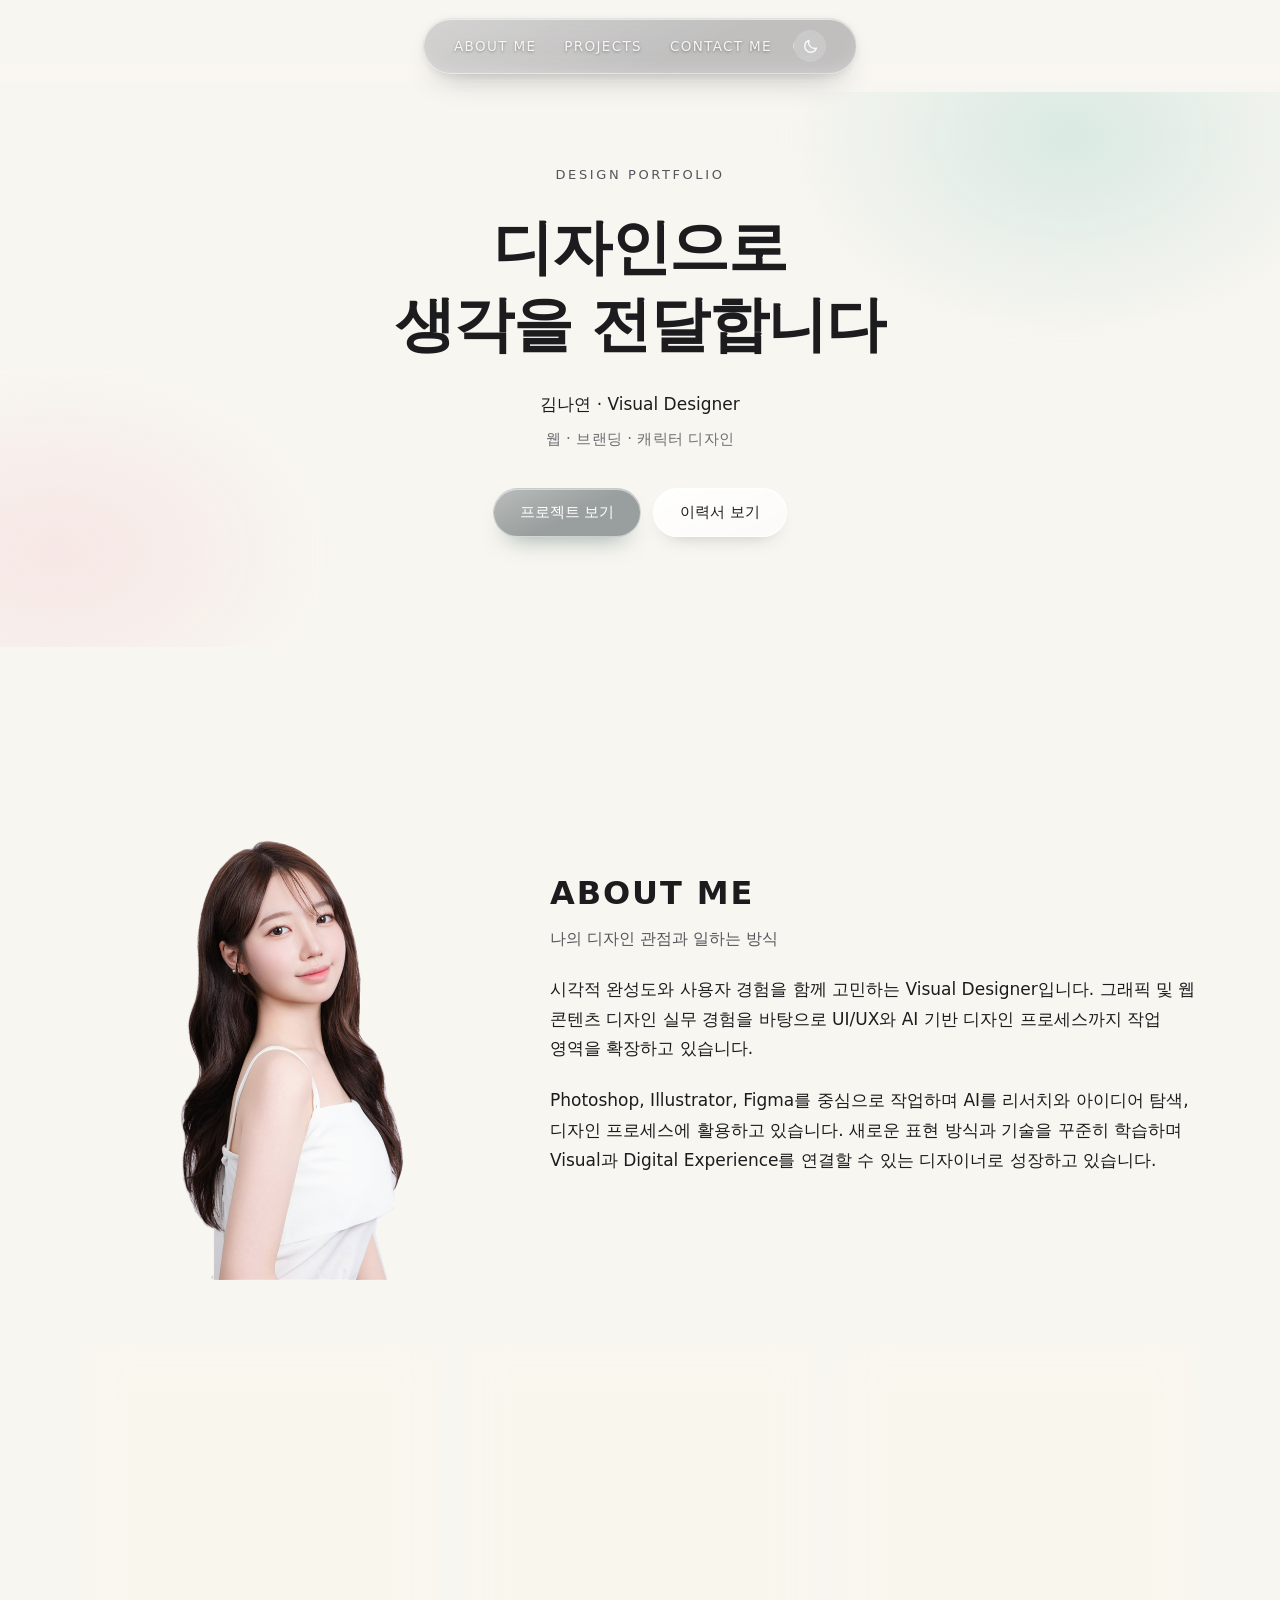
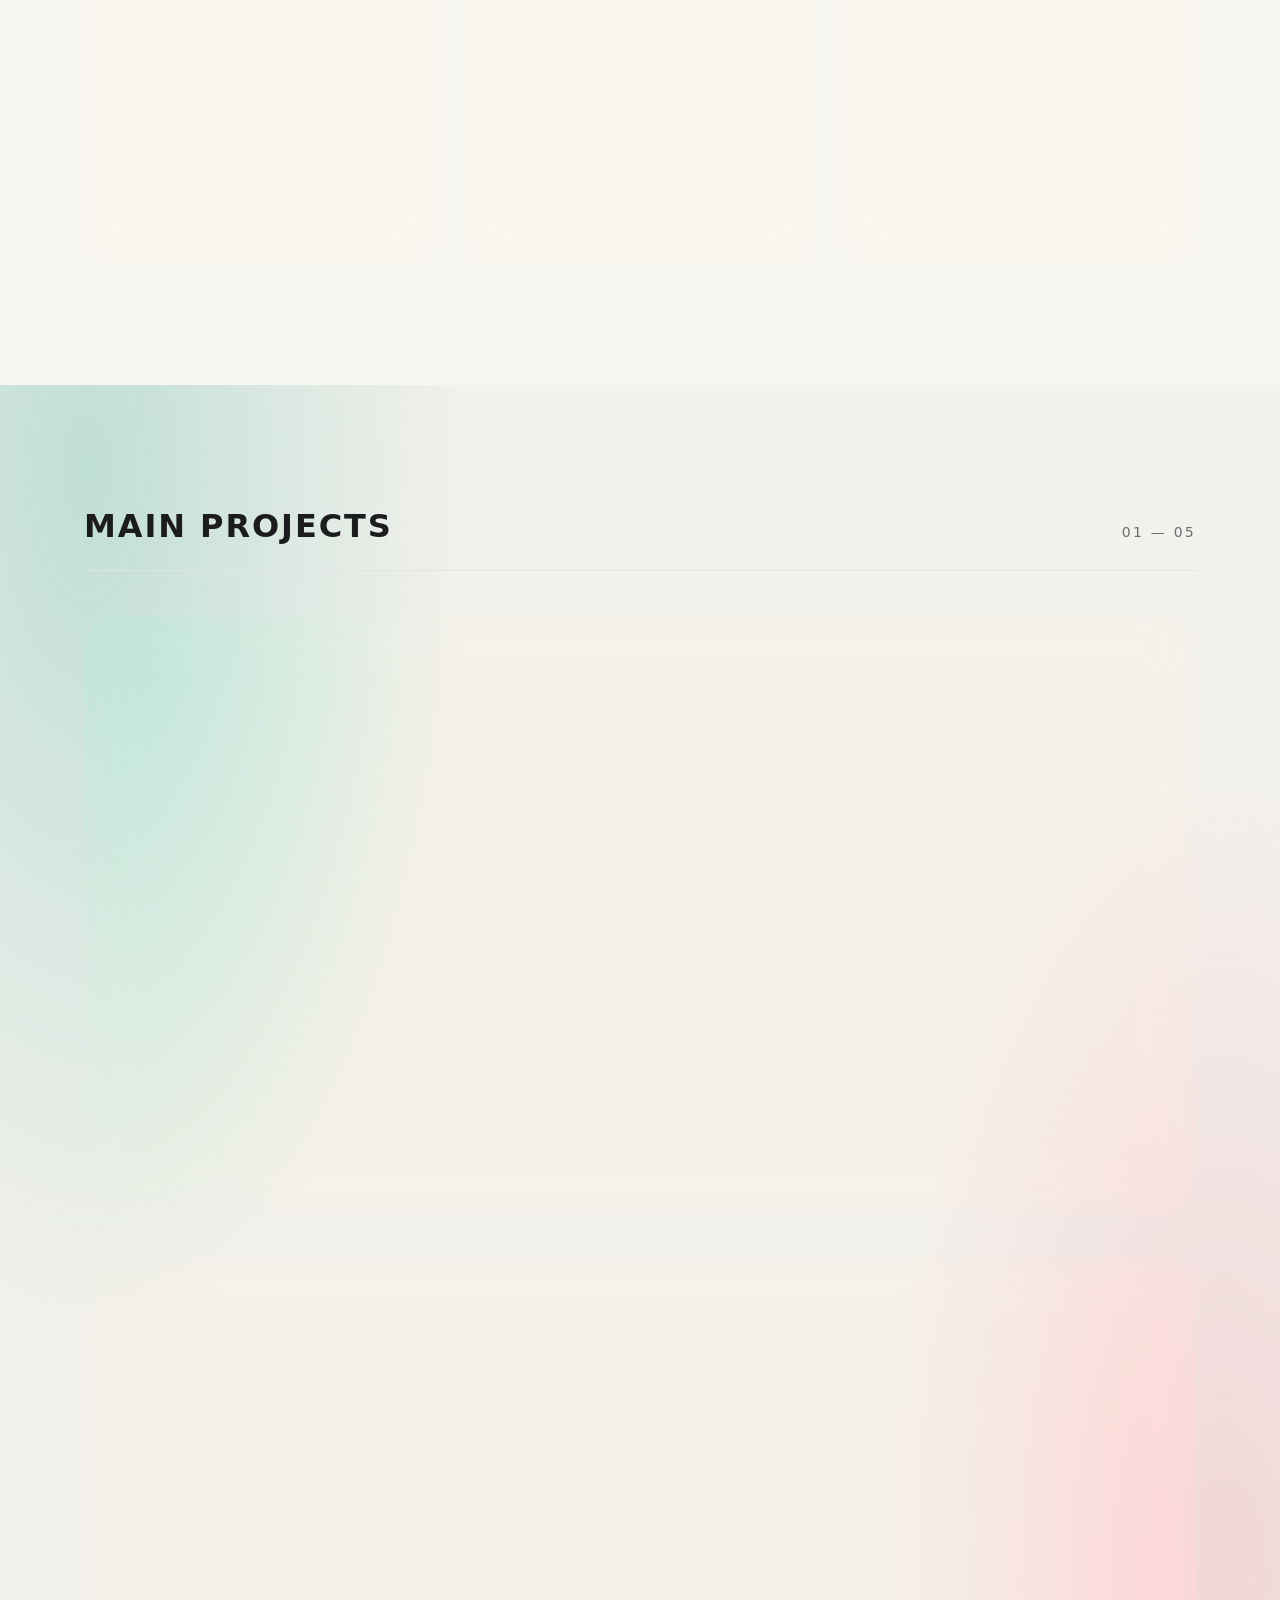
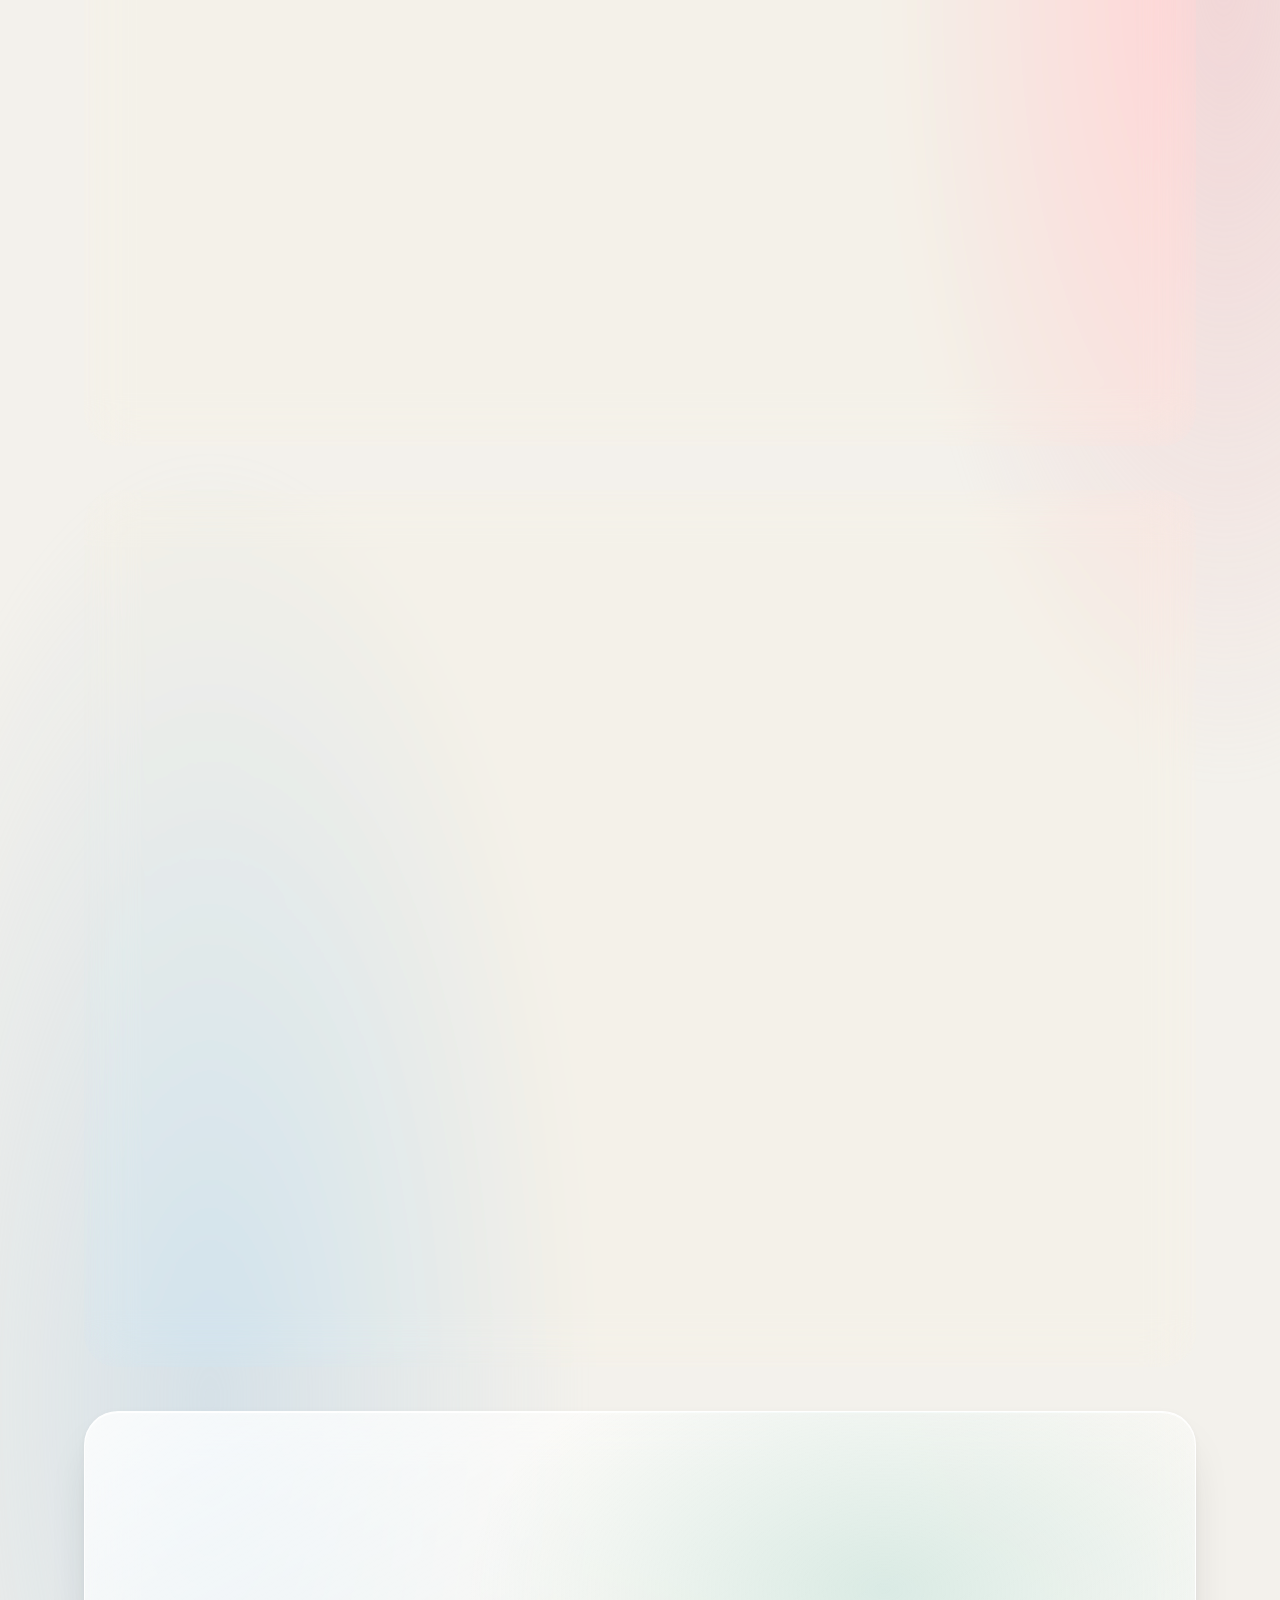
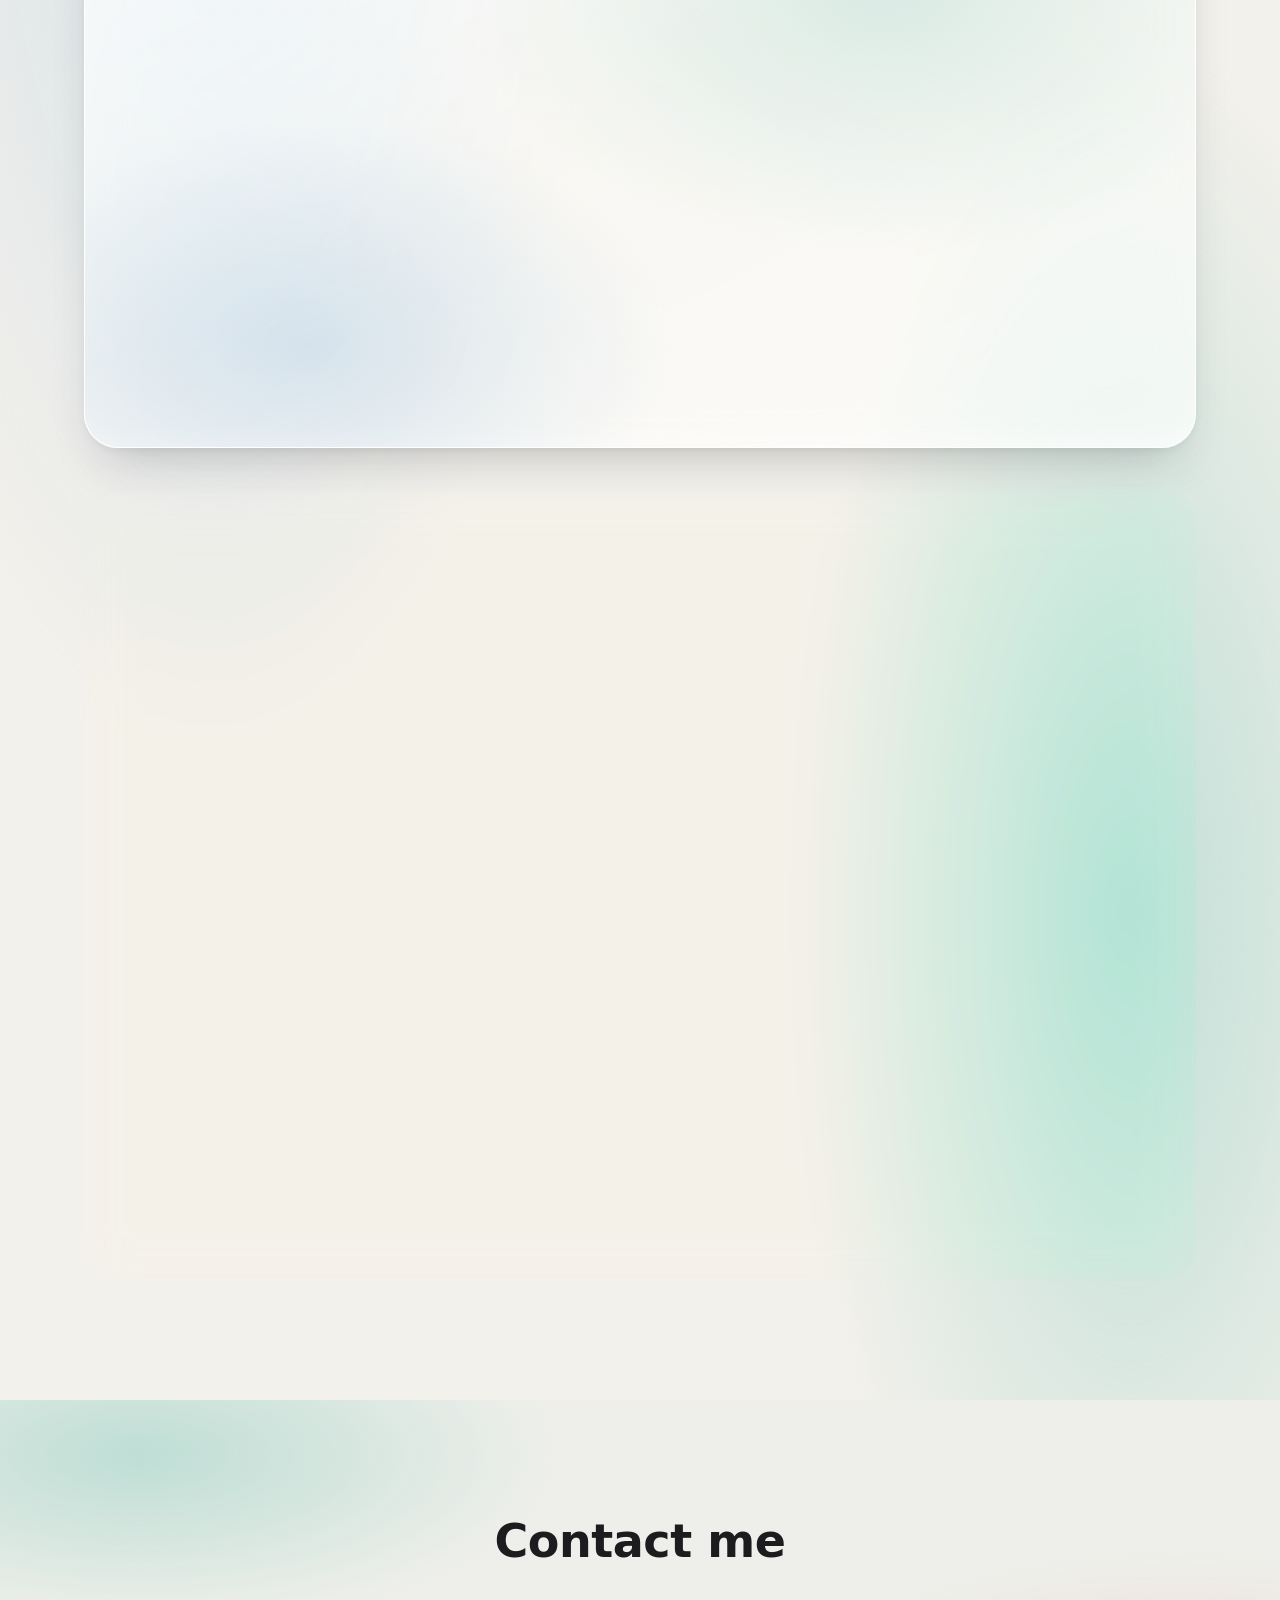
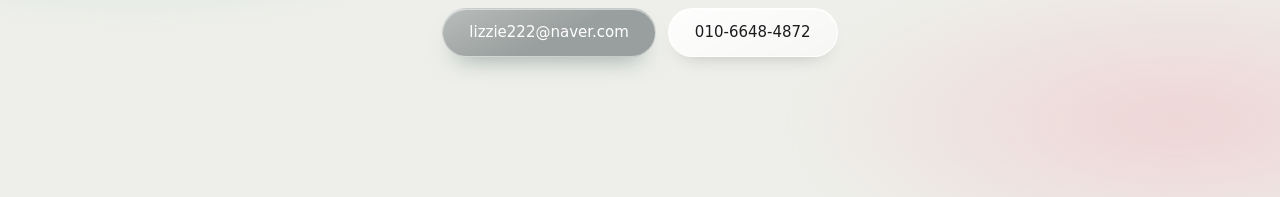
<file: index.html>
<!DOCTYPE html>
<html lang="ko">
<head>
<meta charset="UTF-8">
<meta name="viewport" content="width=device-width, initial-scale=1">
<title>PORTFOLIO — 디자인 포트폴리오</title>
<meta name="description" content="웹 · 브랜딩 · 캐릭터 디자인 포트폴리오">
<!-- 링크 공유 미리보기 (카카오톡 · 메신저 · SNS) -->
<meta property="og:type" content="website">
<meta property="og:url" content="https://portfolio-rouge-nine-88.vercel.app/">
<meta property="og:title" content="김나연 디자인 포트폴리오">
<meta property="og:description" content="디자인으로 생각을 전달합니다 · 웹 · 브랜딩 · 캐릭터 디자인">
<meta property="og:image" content="https://portfolio-rouge-nine-88.vercel.app/images/og-image.jpg">
<meta property="og:image:width" content="1200">
<meta property="og:image:height" content="630">
<meta property="og:image:alt" content="디자인으로 생각을 전달합니다 — 김나연 Visual Designer">
<meta name="twitter:card" content="summary_large_image">
<link rel="stylesheet" href="styles.css">
<script src="theme.js"></script>
</head>
<body>

<!--
  ============================================================
  교체 안내 (자료를 받은 뒤 여기만 고치면 됩니다)
  ------------------------------------------------------------
  1) 이미지  : <div class="ph ...">...</div> 블록을 아래 형태로 교체
               <img class="ph-img" src="images/파일명.jpg" alt="설명">
  2) 텍스트  : class="tbd" 가 붙은 글자가 아직 미정인 자리입니다.
  3) 링크    : <button class="btn btn--pending" disabled> 를 아래로 교체
               <a class="btn btn--line" href="주소" target="_blank" rel="noopener noreferrer">이름</a>
  4) 색·간격 : styles.css 맨 위 :root 변수에서 한 번에 조정
  ============================================================
-->

<a class="skip" href="#main">본문으로 건너뛰기</a>

<!-- ===== 헤더 ===== -->
<header class="header">
  <nav class="header__bar" aria-label="주요 메뉴">
    <ul class="header__menu">
      <li><a href="#about">ABOUT ME</a></li>
      <li class="has-sub">
        <a href="#projects">PROJECTS</a>
        <ul class="submenu">
          <li><a href="#projects">MAIN PROJECT</a></li>
          <li><a href="sub-projects.html">SUB PROJECT</a></li>
        </ul>
      </li>
      <li><a href="#contact">CONTACT ME</a></li>
    </ul>
    <!-- 다크 모드 켜기/끄기 (동작은 theme.js) -->
    <button class="theme-toggle" type="button" data-theme-toggle aria-pressed="false" aria-label="다크 모드로 전환">
      <svg class="theme-toggle__moon" viewBox="0 0 24 24" aria-hidden="true"><path d="M20.5 14.2A8.5 8.5 0 0 1 9.8 3.5a8.5 8.5 0 1 0 10.7 10.7z"/></svg>
      <svg class="theme-toggle__sun" viewBox="0 0 24 24" aria-hidden="true"><circle cx="12" cy="12" r="4.2"/><path d="M12 2v2.4M12 19.6V22M2 12h2.4M19.6 12H22M4.9 4.9l1.7 1.7M17.4 17.4l1.7 1.7M4.9 19.1l1.7-1.7M17.4 6.6l1.7-1.7"/></svg>
    </button>
  </nav>
</header>

<main id="main">

  <!-- ===== 첫 화면 ===== -->
  <section class="hero" id="top">
    <div class="wrap hero__inner">
      <div class="hero__text">
        <p class="eyebrow">DESIGN PORTFOLIO</p>
        <h1 class="hero__title">디자인으로<br>생각을 전달합니다</h1>
        <p class="hero__name">김나연 · Visual Designer</p>
        <p class="hero__field">웹 · 브랜딩 · 캐릭터 디자인</p>
        <div class="btns btns--center">
          <a class="btn btn--solid" href="#projects">프로젝트 보기</a>
          <!-- 이력서 이미지는 images/resume.jpg — 파일만 바꾸면 그대로 반영됩니다 -->
          <button class="btn btn--line" type="button" data-resume-open>이력서 보기</button>
        </div>
      </div>
    </div>
  </section>

  <!-- ===== ABOUT ME ===== -->
  <section class="about section" id="about">
    <div class="wrap">
      <div class="about__top">
        <img class="ph-img ph-img--profile" src="images/profile.png" alt="디자이너 김나연 프로필 사진">
        <div class="about__text">
          <h2 class="section__title">ABOUT ME</h2>
          <p class="section__lead">나의 디자인 관점과 일하는 방식</p>
          <p class="about__body">시각적 완성도와 사용자 경험을 함께 고민하는 Visual Designer입니다. 그래픽 및 웹 콘텐츠 디자인 실무 경험을 바탕으로 UI/UX와 AI 기반 디자인 프로세스까지 작업 영역을 확장하고 있습니다.</p>
          <p class="about__body">Photoshop, Illustrator, Figma를 중심으로 작업하며 AI를 리서치와 아이디어 탐색, 디자인 프로세스에 활용하고 있습니다. 새로운 표현 방식과 기술을 꾸준히 학습하며 Visual과 Digital Experience를 연결할 수 있는 디자이너로 성장하고 있습니다.</p>
        </div>
      </div>

      <div class="about__grid">
        <div class="card card--info">
          <h3>EXPERIENCE</h3>
          <dl class="info-list">
            <div>
              <dt>2026.07 — 2026.09</dt>
              <dd>커넥트나비 / Blog Design · Marketing<span>네이버 블로그 관리 및 홈페이지형 블로그 디자인 담당</span></dd>
            </div>
            <div>
              <dt>2026.08</dt>
              <dd>오트모브 / 자사 쇼핑몰 제작 및 브랜딩<span>쇼핑몰 제작 및 브랜딩 업무 외주</span></dd>
            </div>
            <div>
              <dt>2025.10</dt>
              <dd>(주)ICMN / 로고 디자인 외주<span>정신건강사례관리시스템 관리자 페이지 로고 디자인</span></dd>
            </div>
            <div>
              <dt>2025.08</dt>
              <dd>지금조개 / 디자인 외주<span>메뉴판 디자인 및 POP 디자인</span></dd>
            </div>
            <div>
              <dt>2021 — 2026</dt>
              <dd>동명대학교 시각디자인학과 학사</dd>
            </div>
          </dl>
        </div>
        <div class="card card--info">
          <h3>AWARDS</h3>
          <dl class="info-list">
            <div>
              <dt>2024</dt>
              <dd>초광역 GPT-AI 활용 창업경진대회<span>은상 수상</span></dd>
            </div>
          </dl>

          <h3 class="card__sub">LICENSE</h3>
          <dl class="info-list">
            <div>
              <dt>2026.11</dt>
              <dd><div class="info-list__row">ACP 일러스트레이션 <span class="info-list__tag">취득 예정</span></div></dd>
            </div>
            <div>
              <dt>2026.11</dt>
              <dd><div class="info-list__row">ACP 포토샵 <span class="info-list__tag">취득 예정</span></div></dd>
            </div>
            <div>
              <dt>2024.09</dt>
              <dd><div class="info-list__row">프롬프트디자이너 <a class="btn btn--gray btn--sm" href="images/license-prompt-designer.jpg" target="_blank" rel="noopener noreferrer" aria-label="프롬프트디자이너 자격증 보기">보기</a></div><span>민간 자격증</span></dd>
            </div>
          </dl>
        </div>
        <div class="card card--info">
          <h3>TOOLS</h3>
          <ul class="tool-list">
            <li>Adobe Photoshop</li>
            <li>Adobe Illustrator</li>
            <li>Figma</li>
            <li>Visual Studio (HTML, CSS)</li>
            <li>AI Tools — Midjourney · Claude Code · ChatGPT · Runway</li>
          </ul>
        </div>
      </div>
    </div>
  </section>

  <!-- ===== PROJECTS ===== -->
  <section class="projects section" id="projects">
    <div class="wrap">
      <div class="projects__head">
        <h2 class="section__title">MAIN PROJECTS</h2>
        <p class="projects__range">01 — 05</p>
      </div>

      <!-- 프로젝트 01 -->
      <article class="project">
        <div class="project__media">
          <img class="ph-img" src="images/oatmauve.jpg" alt="오트모브 홈페이지 메인 화면">
        </div>
        <div class="project__body">
          <p class="project__num">01</p>
          <h3 class="project__title">오트모브 홈페이지 제작</h3>
          <p class="project__sub">WEB DESIGN / OATMAUVE</p>
          <dl class="meta">
            <div><dt>제작 기간</dt><dd>2026.08</dd></div>
            <div><dt>담당 역할</dt><dd>자사 쇼핑몰 제작 및 브랜딩 (외주)</dd></div>
            <div><dt>사용 도구</dt><dd>Photoshop · Illustrator · HTML/CSS · Claude AI</dd></div>
          </dl>
          <div class="block">
            <h4>프로젝트 개요</h4>
            <p>오트모브 홈페이지의 기획과 디자인 과정을 소개하는 프로젝트입니다. 자사 쇼핑몰 제작과 브랜딩 업무를 외주로 담당했습니다.</p>
          </div>
          <div class="block">
            <h4>디자인 과정</h4>
            <p>카페24를 기반으로 HTML과 Claude AI를 이용해서 쇼핑몰을 구축하고 클라이언트가 원하는 스타일 방향으로 제작하게 되었습니다.</p>
          </div>
          <div class="btns">
            <a class="btn btn--line" href="https://oatmauve.kr/" target="_blank" rel="noopener noreferrer">사이트 보기</a>
          </div>
        </div>
      </article>

      <!-- 프로젝트 02 -->
      <article class="project">
        <div class="project__media">
          <img class="ph-img" src="images/memolife.jpg" alt="메모라이프 앱 대표 이미지">
        </div>
        <div class="project__body">
          <p class="project__num">02</p>
          <h3 class="project__title">메모라이프</h3>
          <p class="project__sub">메모+일정+가계+AI 서비스</p>
          <dl class="meta">
            <div><dt>제작 기간</dt><dd>2026.09 — 2026.10</dd></div>
            <div><dt>담당 역할</dt><dd>기획 및 디자인, 구현</dd></div>
            <div><dt>사용 도구</dt><dd>Illustrator · VS Code · Photoshop · Claude Code</dd></div>
          </dl>
          <div class="block">
            <h4>프로젝트 개요</h4>
            <p>SBS 컴퓨터학원 수업 중 나만의 앱을 만드는 과정이 있었습니다. 과제를 진행하면서 메모, 가계부, 캘린더를 한 번에 사용하면 편리하겠다는 생각이 들었고, 시중에서 비슷한 앱을 찾아보았지만 없다고 판단해 제작하게 되었습니다. 하지만 실제로 사용해 보니 하나하나 일일이 작성하기 번거롭다는 결론이 나왔고, 2차 버전을 만들어 AI 기능을 추가했습니다.</p>
          </div>
          <div class="block">
            <h4>디자인 과정</h4>
            <p>메모, 가계부, 일정 이 세 가지의 공통점은 결국 기록한다는 의미를 가지고 있습니다. 이를 직관적인 이미지로 보여주고 싶어 노트 모양의 심볼 아이콘을 제작했고, 전반적으로 분홍과 보라 계열을 사용해 소비자에게 친숙하면서도 미래지향적인 이미지를 부각하도록 디자인하게 되었습니다.</p>
          </div>
          <div class="btns">
            <a class="btn btn--line" href="https://memolife-hazel.vercel.app/" target="_blank" rel="noopener noreferrer">사이트 보기</a>
            <a class="btn btn--line" href="docs/memolife-plan.pdf" target="_blank" rel="noopener noreferrer">기획서 보기</a>
          </div>
        </div>
      </article>

      <!-- 프로젝트 03 -->
      <article class="project">
        <div class="project__media">
          <img class="ph-img" src="images/picc.jpg" alt="Personal Image Creative Collect 수상 포트폴리오 표지">
        </div>
        <div class="project__body">
          <p class="project__num">03</p>
          <h3 class="project__title">
            2024 초광역 GPT-AI 활용 창업경진대회
            <span class="badge">은상 수상</span>
          </h3>
          <p class="project__sub">수상 포트폴리오</p>
          <dl class="meta">
            <div><dt>제작 기간</dt><dd>2024.07 (1일)</dd></div>
            <div><dt>담당 역할</dt><dd>기획 및 디자인</dd></div>
            <div><dt>사용 도구</dt><dd>Illustrator · ChatGPT · 뤼튼 · Copilot · Gamma AI · Canva AI · Remove.bg · LogoMaster AI</dd></div>
          </dl>
          <div class="block">
            <h4>프로젝트 개요</h4>
            <p>PICC (Personal Image Creative Collect)는 유튜브나 틱톡, 인스타그램을 보다가 마음에 드는 제품을 발견했을 때, 캡처한 이미지로 제품 정보를 찾을 수 있도록 기획한 AI 쇼핑 서비스입니다. 제품을 따로 검색해야 하는 불편함을 줄이고, 이미지 분석을 통해 제품 정보와 구매 링크, 비슷한 상품 등을 빠르게 확인할 수 있도록 구성했습니다. 여기에 가격 추적과 할인 알림, AR 기능 등을 더해 편리한 쇼핑 경험을 제공하고자 했습니다.</p>
          </div>
          <div class="block">
            <h4>디자인 과정</h4>
            <p>평소 숏폼이나 SNS에서 제품을 발견한 뒤 상품 정보를 다시 검색해야 하는 과정에서 아이디어를 시작했습니다. 특히 영상 콘텐츠 이용이 많은 MZ세대를 주요 사용자로 설정하고, 시장과 비슷한 서비스를 조사한 뒤 필요한 기능을 정리했습니다.</p>
          </div>
          <div class="btns">
            <a class="btn btn--line" href="docs/picc-portfolio.pdf" target="_blank" rel="noopener noreferrer">포트폴리오 보기</a>
            <a class="btn btn--line" href="images/award-picc.jpg" target="_blank" rel="noopener noreferrer">수상증명 보기</a>
          </div>
        </div>
      </article>

      <!-- 프로젝트 04 -->
      <article class="project">
        <div class="project__media">
          <video class="ph-img ph-img--poster" src="images/ownit.mp4" poster="images/ownit.jpg" autoplay muted loop playsinline aria-label="OWNIT 브랜드 영상"></video>
        </div>
        <div class="project__body">
          <p class="project__num">04</p>
          <h3 class="project__title">OWNIT 브랜딩 졸업작품</h3>
          <dl class="meta">
            <div><dt>제작 기간</dt><dd>2025 졸업작품</dd></div>
          </dl>
          <div class="block">
            <h4>프로젝트 개요</h4>
            <p>OWNIT(온잇)은 힙합의 자유로움과 럭셔리 감각을 결합한 하이엔드 스트릿웨어 패션 브랜드를 만든 브랜딩 디자인 프로젝트입니다. 고대 그리스 로마 신화 같은 고풍스러운 이야기와 레트로 콘셉트가 만나면 어떤 느낌일까 하는 단순한 상상에서 출발해, 졸업작품으로 제작했습니다.</p>
          </div>
          <div class="block">
            <h4>디자인 과정</h4>
            <p>컨셉: 그리스·로마 신화가 브랜드 이념과 잘 맞는다고 보고, 신화 속 인물을 각 키워드의 상징으로 삼아 의류 그래픽으로 표현했습니다.<br>
            결과물: 심볼·타이포 로고, 색상 체계, 신화 캐릭터 일러스트 4종, 의류와 패키지 목업입니다.</p>
          </div>
          <div class="btns">
            <a class="btn btn--line" href="images/ownit-exhibition.jpg" target="_blank" rel="noopener noreferrer">작업물 보기</a>
            <a class="btn btn--line" href="docs/ownit-plan.pdf" target="_blank" rel="noopener noreferrer">기획서 보기</a>
          </div>
        </div>
      </article>

      <!-- 프로젝트 05 -->
      <article class="project">
        <div class="project__media">
          <img class="ph-img ph-img--poster" src="images/cyions.jpg" alt="사이버범죄 예방 공익광고 캐릭터 사이언즈 포스터">
        </div>
        <div class="project__body">
          <p class="project__num">05</p>
          <h3 class="project__title">
            사이버범죄 예방
            <span class="badge">팀 프로젝트</span>
          </h3>
          <p class="project__sub">공익광고 캐릭터 기획</p>
          <dl class="meta">
            <div><dt>제작 기간</dt><dd>2024.04 — 2024.06</dd></div>
            <div><dt>담당 역할</dt><dd>팀장 (기획 총괄 및 브랜딩, 제작)</dd></div>
            <div><dt>사용 도구</dt><dd>Photoshop · Illustrator · Midjourney</dd></div>
          </dl>
          <div class="block">
            <h4>프로젝트 개요</h4>
            <p>CYIONS : Cyber Safety Keeper는 2024 캡스톤 디자인으로 진행한 <strong>사이버 범죄 예방 공익광고 프로젝트</strong>입니다. 다양한 사이버 범죄 유형을 개성 있는 캐릭터로 시각화하여 어려운 공익 메시지를 친근하고 직관적으로 전달하고자 했습니다. 캐릭터를 중심으로 <strong>포스터, SNS 콘텐츠, 신고 안내, 굿즈</strong> 등 다양한 매체로 확장해 사이버 범죄에 대한 경각심과 예방 행동을 유도했습니다.</p>
          </div>
          <div class="block">
            <h4>디자인 과정</h4>
            <p>사이버 범죄라는 무거운 주제를 친근하게 전달하기 위해 ‘캐치! 티니핑’과 ‘파워퍼프걸’의 캐릭터 구성 방식을 레퍼런스로 설정해 기획했습니다. 각 사이버 범죄 유형에 맞춰 캐릭터별 성격·역할·컬러·외형을 차별화하고, 캐릭터 디자인을 중심으로 포스터, SNS 콘텐츠, 굿즈 등 다양한 매체에 적용할 수 있는 공익광고 캠페인으로 확장했습니다.</p>
          </div>
          <div class="btns">
            <a class="btn btn--line" href="docs/cyions-plan.pdf" target="_blank" rel="noopener noreferrer">판넬 보기</a>
          </div>
        </div>
      </article>

    </div>
  </section>

  <!-- ===== 하단 연락처 ===== -->
  <section class="contact" id="contact">
    <div class="wrap contact__inner">
      <h2 class="contact__title">Contact me</h2>
      <div class="btns btns--center">
        <a class="btn btn--solid" href="mailto:lizzie222@naver.com">lizzie222@naver.com</a>
        <a class="btn btn--line" href="tel:01066484872">010-6648-4872</a>
      </div>
    </div>
  </section>

</main>

<!-- 이력서 보기 창 -->
<div class="resume" id="resume" role="dialog" aria-modal="true" aria-label="이력서" hidden>
  <div class="resume__backdrop" data-resume-close></div>
  <div class="resume__panel">
    <div class="resume__tools">
      <!-- 휴대폰에서만 보이는 확대 버튼 (이력서를 탭해도 확대/축소됩니다) -->
      <button class="resume__zoom" type="button" data-resume-zoom aria-pressed="false">
        <span data-resume-zoom-label>크게 보기</span>
      </button>
      <a class="resume__save" href="images/resume.jpg" download="김나연_이력서.jpg">
        <span aria-hidden="true">↓</span> 이미지 저장
      </a>
      <button class="resume__close" type="button" data-resume-close aria-label="이력서 닫기">
        <span aria-hidden="true">✕</span>
      </button>
    </div>
    <div class="resume__scroll">
      <img class="resume__img" src="images/resume.jpg" alt="이력서 — 디자이너 김나연">
    </div>
  </div>
</div>

<!-- 맨 위로 이동 (스크롤을 내리면 나타남) -->
<a class="totop" href="#top" aria-label="맨 위로 이동">
  <span aria-hidden="true">↑</span>
</a>

<script src="nav.js"></script>
<script>
  /* 첫 화면 제목 물결 모션: 글자를 하나씩 나눠 시차를 준다 (움직임은 styles.css의 .wave__char) */
  (function () {
    var title = document.querySelector('.hero__title');
    var index = 0;

    /* 줄바꿈(br) 자리는 띄어 읽도록 공백으로 바꿔 스크린리더용 이름을 만든다 */
    title.setAttribute('aria-label', title.innerHTML.replace(/<br\s*\/?>/gi, ' ').replace(/\s+/g, ' ').trim());

    Array.prototype.slice.call(title.childNodes).forEach(function (node) {
      if (node.nodeType !== Node.TEXT_NODE) return;

      var frag = document.createDocumentFragment();
      node.textContent.split(/(\s+)/).forEach(function (part) {
        if (!part) return;
        if (/^\s+$/.test(part)) {
          frag.appendChild(document.createTextNode(' '));
          return;
        }
        var word = document.createElement('span');
        word.className = 'wave__word';
        word.setAttribute('aria-hidden', 'true');
        Array.from(part).forEach(function (ch) {
          var span = document.createElement('span');
          span.className = 'wave__char';
          span.style.setProperty('--i', index++);
          span.textContent = ch;
          word.appendChild(span);
        });
        frag.appendChild(word);
      });
      title.replaceChild(frag, node);
    });
  })();

  (function () {
    var btn = document.querySelector('.totop');
    function toggle() {
      btn.classList.toggle('is-visible', window.scrollY > 500);
    }
    toggle();
    window.addEventListener('scroll', toggle, { passive: true });
  })();

  /* ABOUT ME · MAIN PROJECTS 스크롤 등장 모션: 화면에 들어오면 아래에서 위로 떠오른다 (움직임은 styles.css의 .reveal)
     나란히 놓인 요소끼리는 0.12초씩 차례로 올라온다 */
  (function () {
    var groups = [
      document.querySelectorAll('.about__top > *'),
      document.querySelectorAll('.about__grid > .card--info'),
      document.querySelectorAll('.projects__head')
    ];
    document.querySelectorAll('.projects .project').forEach(function (p) {
      groups.push(p.querySelectorAll('.project__media, .project__body'));
    });
    if (!('IntersectionObserver' in window) ||
        window.matchMedia('(prefers-reduced-motion: reduce)').matches) return;

    var io = new IntersectionObserver(function (entries) {
      entries.forEach(function (entry) {
        if (!entry.isIntersecting) return;
        entry.target.classList.add('is-in');
        io.unobserve(entry.target);
      });
    }, { threshold: 0.15, rootMargin: '0px 0px -40px 0px' });

    groups.forEach(function (items) {
      items.forEach(function (el, i) {
        el.classList.add('reveal');
        el.style.setProperty('--reveal-delay', i * 0.12 + 's');
        io.observe(el);
      });
    });
  })();

  /* 이력서 보기 창 */
  (function () {
    var box = document.getElementById('resume');
    var scroller = box.querySelector('.resume__scroll');
    var img = box.querySelector('.resume__img');
    var zoomBtn = box.querySelector('[data-resume-zoom]');
    var zoomLabel = box.querySelector('[data-resume-zoom-label]');
    var isPhone = window.matchMedia('(max-width: 640px)');
    var opener = null;

    /* 확대/축소 — (x, y)는 확대 후 화면 가운데에 올 위치 (이미지 기준 0~1 비율) */
    function setZoom(on, x, y) {
      box.classList.toggle('is-zoomed', on);
      zoomBtn.setAttribute('aria-pressed', on ? 'true' : 'false');
      zoomLabel.textContent = on ? '화면에 맞추기' : '크게 보기';
      if (on) {
        scroller.scrollLeft = img.offsetWidth * (x == null ? 0 : x) - scroller.clientWidth / 2;
        scroller.scrollTop = img.offsetHeight * (y == null ? 0 : y) - scroller.clientHeight / 2;
      } else {
        scroller.scrollLeft = 0;
      }
    }

    zoomBtn.addEventListener('click', function () {
      var on = !box.classList.contains('is-zoomed');
      /* 버튼으로 확대하면 지금 보던 위쪽 왼편부터 */
      setZoom(on, 0, on ? (scroller.scrollTop / img.offsetHeight) : null);
    });

    /* 휴대폰에서 이력서를 탭하면 그 위치를 중심으로 확대, 다시 탭하면 원래대로 */
    img.addEventListener('click', function (e) {
      if (!isPhone.matches) return;
      if (box.classList.contains('is-zoomed')) {
        setZoom(false);
        return;
      }
      var r = img.getBoundingClientRect();
      setZoom(true, (e.clientX - r.left) / r.width, (e.clientY - r.top) / r.height);
    });

    function open(e) {
      opener = e.currentTarget;
      box.hidden = false;
      document.body.style.overflow = 'hidden';
      box.querySelector('.resume__close').focus();
    }

    function close() {
      setZoom(false);
      scroller.scrollTop = 0;
      box.hidden = true;
      document.body.style.overflow = '';
      if (opener) opener.focus();
    }

    document.querySelectorAll('[data-resume-open]').forEach(function (el) {
      el.addEventListener('click', open);
    });
    document.querySelectorAll('[data-resume-close]').forEach(function (el) {
      el.addEventListener('click', close);
    });
    document.addEventListener('keydown', function (e) {
      if (e.key === 'Escape' && !box.hidden) close();
    });
  })();
</script>

</body>
</html>
</file>
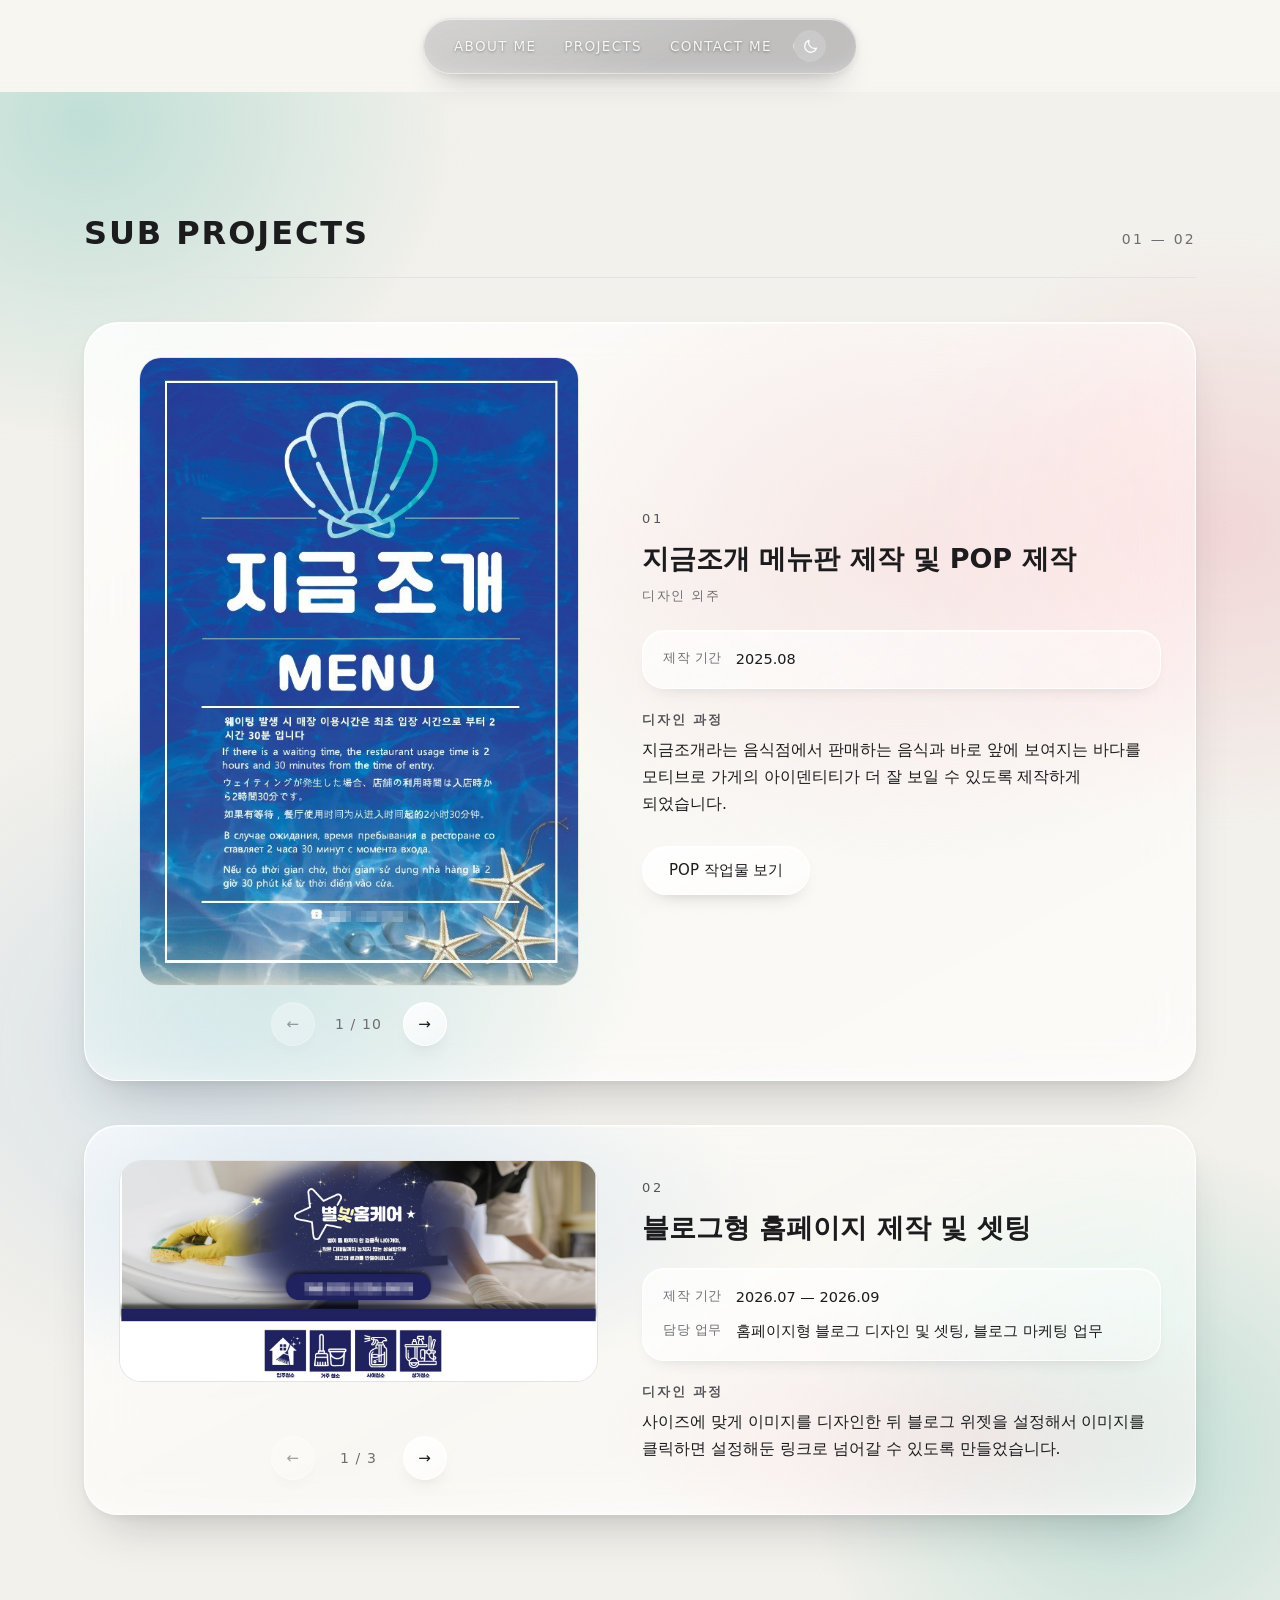
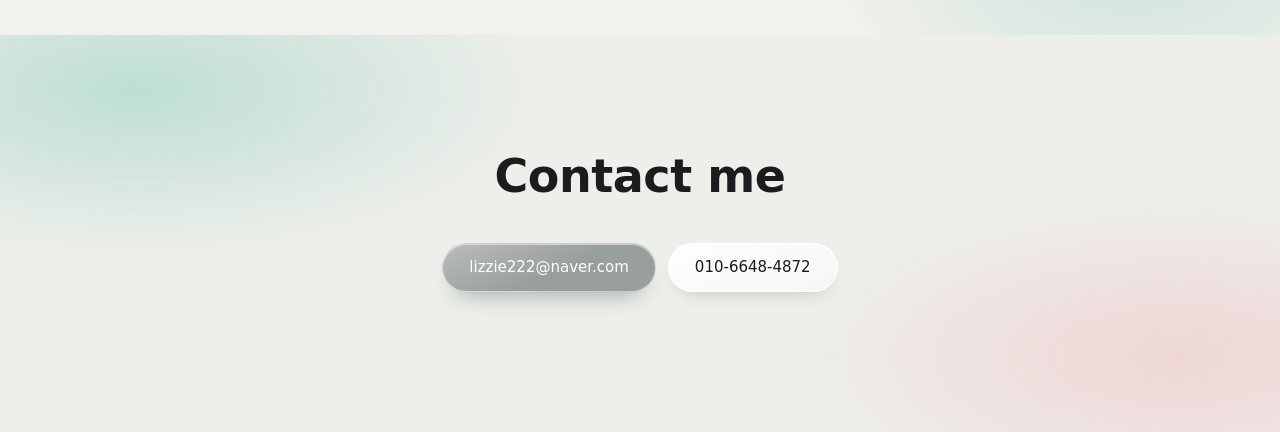
<file: sub-projects.html>
<!DOCTYPE html>
<html lang="ko">
<head>
<meta charset="UTF-8">
<meta name="viewport" content="width=device-width, initial-scale=1">
<title>SUB PROJECTS — 디자인 포트폴리오</title>
<meta name="description" content="김나연 디자인 포트폴리오 서브 프로젝트">
<!-- 링크 공유 미리보기 (카카오톡 · 메신저 · SNS) -->
<meta property="og:type" content="website">
<meta property="og:url" content="https://portfolio-rouge-nine-88.vercel.app/sub-projects.html">
<meta property="og:title" content="SUB PROJECTS — 김나연 디자인 포트폴리오">
<meta property="og:description" content="김나연 디자인 포트폴리오 서브 프로젝트">
<meta property="og:image" content="https://portfolio-rouge-nine-88.vercel.app/images/og-image.jpg">
<meta property="og:image:width" content="1200">
<meta property="og:image:height" content="630">
<meta property="og:image:alt" content="디자인으로 생각을 전달합니다 — 김나연 Visual Designer">
<meta name="twitter:card" content="summary_large_image">
<link rel="stylesheet" href="styles.css">
<script src="theme.js"></script>
</head>
<body>

<a class="skip" href="#main">본문으로 건너뛰기</a>

<!-- ===== 헤더 ===== -->
<header class="header">
  <nav class="header__bar" aria-label="주요 메뉴">
    <ul class="header__menu">
      <li><a href="index.html#about">ABOUT ME</a></li>
      <li class="has-sub">
        <a href="index.html#projects">PROJECTS</a>
        <ul class="submenu">
          <li><a href="index.html#projects">MAIN PROJECT</a></li>
          <li><a href="sub-projects.html" aria-current="page">SUB PROJECT</a></li>
        </ul>
      </li>
      <li><a href="#contact">CONTACT ME</a></li>
    </ul>
    <!-- 다크 모드 켜기/끄기 (동작은 theme.js) -->
    <button class="theme-toggle" type="button" data-theme-toggle aria-pressed="false" aria-label="다크 모드로 전환">
      <svg class="theme-toggle__moon" viewBox="0 0 24 24" aria-hidden="true"><path d="M20.5 14.2A8.5 8.5 0 0 1 9.8 3.5a8.5 8.5 0 1 0 10.7 10.7z"/></svg>
      <svg class="theme-toggle__sun" viewBox="0 0 24 24" aria-hidden="true"><circle cx="12" cy="12" r="4.2"/><path d="M12 2v2.4M12 19.6V22M2 12h2.4M19.6 12H22M4.9 4.9l1.7 1.7M17.4 17.4l1.7 1.7M4.9 19.1l1.7-1.7M17.4 6.6l1.7-1.7"/></svg>
    </button>
  </nav>
</header>

<main id="main">

  <!-- ===== SUB PROJECTS ===== -->
  <section class="projects section" id="projects">
    <div class="wrap">
      <div class="projects__head">
        <h1 class="section__title">SUB PROJECTS</h1>
        <p class="projects__range">01 — 02</p>
      </div>

      <!-- 서브 프로젝트 01 -->
      <article class="project">
        <div class="project__media">
          <div class="slider" data-slider role="group" aria-label="지금조개 메뉴판 페이지 넘겨보기">
            <div class="slider__track">
              <img class="ph-img" src="images/jigeum-menu-1.jpg" width="598" height="856" alt="지금조개 메뉴판 표지">
              <img class="ph-img" src="images/jigeum-menu-2.jpg" width="1200" height="1697" loading="lazy" alt="지금조개 메뉴판 메인 메뉴 세트 페이지">
              <img class="ph-img" src="images/jigeum-menu-3.jpg" width="1200" height="1697" loading="lazy" alt="지금조개 메뉴판 메인 메뉴 세트와 단품 페이지">
              <img class="ph-img" src="images/jigeum-menu-4.jpg" width="1200" height="1697" loading="lazy" alt="지금조개 메뉴판 메인 메뉴 페이지">
              <img class="ph-img" src="images/jigeum-menu-5.jpg" width="1200" height="1697" loading="lazy" alt="지금조개 메뉴판 메인 메뉴 해산물 페이지">
              <img class="ph-img" src="images/jigeum-menu-6.jpg" width="1200" height="1697" loading="lazy" alt="지금조개 메뉴판 사이드 메뉴 페이지">
              <img class="ph-img" src="images/jigeum-menu-7.jpg" width="1200" height="1697" loading="lazy" alt="지금조개 메뉴판 사이드 메뉴와 추가 메뉴 페이지">
              <img class="ph-img" src="images/jigeum-menu-8.jpg" width="1200" height="1697" loading="lazy" alt="지금조개 메뉴판 주류 페이지">
              <img class="ph-img" src="images/jigeum-menu-9.jpg" width="1200" height="1697" loading="lazy" alt="지금조개 메뉴판 주류와 음료 페이지">
              <img class="ph-img" src="images/jigeum-menu-10.jpg" width="1200" height="1697" loading="lazy" alt="지금조개 메뉴판 NFC 태그 주문 안내 페이지">            </div>
            <div class="slider__nav">
              <button class="btn btn--line slider__btn" type="button" data-slider-prev aria-label="이전 페이지"><span aria-hidden="true">←</span></button>
              <p class="slider__count" data-slider-count aria-live="polite">1 / 10</p>
              <button class="btn btn--line slider__btn" type="button" data-slider-next aria-label="다음 페이지"><span aria-hidden="true">→</span></button>
            </div>
          </div>
        </div>
        <div class="project__body">
          <p class="project__num">01</p>
          <h2 class="project__title">지금조개 메뉴판 제작 및 POP 제작</h2>
          <p class="project__sub">디자인 외주</p>
          <dl class="meta">
            <div><dt>제작 기간</dt><dd>2025.08</dd></div>
          </dl>
          <div class="block">
            <h3>디자인 과정</h3>
            <p>지금조개라는 음식점에서 판매하는 음식과 바로 앞에 보여지는 바다를 모티브로 가게의 아이덴티티가 더 잘 보일 수 있도록 제작하게 되었습니다.</p>
          </div>
          <div class="btns">
            <a class="btn btn--line" href="images/jigeum-pop-detail.png" target="_blank" rel="noopener noreferrer">POP 작업물 보기</a>
          </div>
        </div>
      </article>

      <!-- 서브 프로젝트 02 -->
      <article class="project">
        <div class="project__media">
          <div class="slider slider--wide" data-slider role="group" aria-label="블로그형 홈페이지 작업물 넘겨보기">
            <div class="slider__track">
              <img class="ph-img" src="images/blog-byeol-homecare.jpg" width="1474" height="678" loading="lazy" alt="별빛홈케어 홈페이지형 블로그 메인 디자인">
              <img class="ph-img" src="images/blog-byd.jpg" width="1600" height="865" loading="lazy" alt="BYD 황팀장 홈페이지형 블로그 메인 디자인">
              <img class="ph-img" src="images/blog-baro-dobae.jpg" width="1600" height="794" loading="lazy" alt="바로도배 홈페이지형 블로그 메인 디자인">
            </div>
            <div class="slider__nav">
              <button class="btn btn--line slider__btn" type="button" data-slider-prev aria-label="이전 작업물"><span aria-hidden="true">←</span></button>
              <p class="slider__count" data-slider-count aria-live="polite">1 / 3</p>
              <button class="btn btn--line slider__btn" type="button" data-slider-next aria-label="다음 작업물"><span aria-hidden="true">→</span></button>
            </div>
          </div>
        </div>
        <div class="project__body">
          <p class="project__num">02</p>
          <h2 class="project__title">블로그형 홈페이지 제작 및 셋팅</h2>
          <dl class="meta">
            <div><dt>제작 기간</dt><dd>2026.07 — 2026.09</dd></div>
            <div><dt>담당 업무</dt><dd>홈페이지형 블로그 디자인 및 셋팅, 블로그 마케팅 업무</dd></div>
          </dl>
          <div class="block">
            <h3>디자인 과정</h3>
            <p>사이즈에 맞게 이미지를 디자인한 뒤 블로그 위젯을 설정해서 이미지를 클릭하면 설정해둔 링크로 넘어갈 수 있도록 만들었습니다.</p>
          </div>
        </div>
      </article>

    </div>
  </section>

  <!-- ===== 하단 연락처 ===== -->
  <section class="contact" id="contact">
    <div class="wrap contact__inner">
      <h2 class="contact__title">Contact me</h2>
      <div class="btns btns--center">
        <a class="btn btn--solid" href="mailto:lizzie222@naver.com">lizzie222@naver.com</a>
        <a class="btn btn--line" href="tel:01066484872">010-6648-4872</a>
      </div>
    </div>
  </section>

</main>

<script src="nav.js"></script>
<script src="slider.js"></script>

</body>
</html>
</file>
<file: styles.css>
/* ============================================================
   포트폴리오 스타일
   색상 · 간격 · 모서리는 아래 :root 변수만 고치면 전체에 반영됩니다.
   ============================================================ */

:root {
  /* 색상 — 화이트 · 그레이 톤 */
  --bg:         #F8F6F1;  /* 기본 배경 — 따뜻한 오프화이트 */
  --bg-soft:    #F3F1EC;  /* 섹션 구분용 옅은 배경 */

  /* 파스텔 — 유리 안쪽에 번지는 색 (참고 시안) */
  --mint:       rgba(150, 208, 196, .55);
  --mint-soft:  rgba(168, 214, 204, .38);
  --pink:       rgba(240, 190, 196, .52);
  --pink-soft:  rgba(244, 204, 208, .36);
  --sky:        rgba(178, 205, 226, .45);
  --sage:       #949a99;  /* 파스텔 계열 강조 (솔리드 버튼 · 배지) */
  --sage-deep:  #577E77;
  --ink:        #1C1C1E;  /* 짙은 본문 글자색 */
  --ink-soft:   #6E6E73;  /* 보조 글자색 */
  --line:       #E3E3E6;  /* 얇은 테두리 */
  --accent:     #55555B;  /* 포인트 (라벨 · 강조) */
  --accent-deep:#2C2C31;  /* 진한 회색 (버튼 · 호버) */
  --accent-pale:#EEEFEA;  /* 연한 배경 (연락처) */
  /* 유리질감 (아크릴 판 느낌) */
  --header-bg:  rgba(152, 152, 155, 0.62);    /* 헤더 메뉴 박스 — 회색 유리 */
  --glass-line: rgba(255, 255, 255, .9);   /* 유리 테두리 하이라이트 */

  /* 유백색 유리 표면 */
  --glass-face: linear-gradient(
                  152deg,
                  rgba(255, 255, 255, .82) 0%,
                  rgba(255, 255, 255, .46) 48%,
                  rgba(255, 255, 255, .68) 100%);

  /* 유리 두께감을 만드는 그림자 */
  --glass-shadow:
    0 26px 50px -22px rgba(38, 38, 44, .28),
    0 3px 10px rgba(38, 38, 44, .05),
    inset 0 1px 0 rgba(255, 255, 255, .95),
    inset 0 -18px 34px -22px rgba(255, 255, 255, .85);

  /* 모서리 — 참고 시안처럼 넉넉하게 */
  --r-sm: 14px;
  --r-md: 22px;
  --r-lg: 34px;
  --r-full: 999px;

  /* 여백 */
  --gap:       24px;
  --section-y: 120px;
  --wrap:      1160px;

  /* 호버 이펙트 속도 */
  --hover-speed: .22s;

  /* 글꼴 */
  --font: "Pretendard", "Pretendard Variable", "Apple SD Gothic Neo",
          "Malgun Gothic", "맑은 고딕", system-ui, -apple-system, sans-serif;
}

/* ---------- 기본 ---------- */

*, *::before, *::after { box-sizing: border-box; }

html {
  scroll-behavior: smooth;
  scroll-padding-top: 110px; /* 고정 헤더에 제목이 가리지 않도록 */
}

body {
  margin: 0;
  background: var(--bg);
  color: var(--ink);
  font-family: var(--font);
  font-size: 17px;
  line-height: 1.75;
  -webkit-text-size-adjust: 100%;
  overflow-x: hidden;
}

img { max-width: 100%; display: block; }

h1, h2, h3, h4 { margin: 0; line-height: 1.35; word-break: keep-all; }
p { margin: 0; word-break: keep-all; }
ul { margin: 0; padding: 0; list-style: none; }
dl, dd { margin: 0; }

a { color: inherit; }

/* 키보드 포커스 표시 */
a:focus-visible,
button:focus-visible {
  outline: 2px solid var(--accent);
  outline-offset: 3px;
  border-radius: var(--r-sm);
}

/* 움직임을 줄이도록 설정한 사용자에게는 호버 이펙트를 적용하지 않는다 */
@media (prefers-reduced-motion: reduce) {
  html { scroll-behavior: auto; }
  * { transition: none !important; }
  .header__menu a:hover,
  .btn:hover,
  .section__title:hover,
  .project__title:hover,
  .contact__title:hover,
  .card--info:hover,
  .totop:hover { transform: none; }
}

.wrap {
  width: 100%;
  max-width: var(--wrap);
  margin: 0 auto;
  padding-inline: 24px;
}

.section { padding-block: var(--section-y); }

.skip {
  position: absolute;
  left: -9999px;
}
.skip:focus {
  left: 16px; top: 16px;
  z-index: 100;
  background: var(--ink);
  color: var(--bg);
  padding: 10px 18px;
  border-radius: var(--r-full);
}

/* 아직 확정되지 않은 내용 표시 */
.tbd { color: var(--ink-soft); }

/* ---------- 헤더 ---------- */

.header {
  position: sticky;
  top: 0;
  z-index: 50;
  display: flex;
  justify-content: center;   /* 메뉴 박스를 화면 가운데로 */
  padding: 18px 24px;
  background: linear-gradient(var(--bg) 70%, transparent);
}

.header__bar {
  display: inline-flex;
  align-items: center;
  justify-content: center;
  max-width: 100%;
  padding: 11px 30px;

  /* 유리질감 */
  background:
    linear-gradient(155deg, rgba(255, 255, 255, .34), rgba(255, 255, 255, .06) 60%),
    var(--header-bg);
  backdrop-filter: blur(20px) saturate(160%);
  -webkit-backdrop-filter: blur(20px) saturate(160%);
  border: 1px solid rgba(255, 255, 255, .5);
  border-radius: var(--r-full);
  box-shadow:
    0 16px 30px -16px rgba(38, 38, 44, .35),
    0 2px 8px rgba(38, 38, 44, .08),
    inset 0 1px 0 rgba(255, 255, 255, .6),
    inset 0 -10px 20px -14px rgba(255, 255, 255, .5);
}

.header__menu {
  display: flex;
  flex-wrap: wrap;
  justify-content: center;
  gap: 6px 28px;
}

.header__menu a {
  display: inline-block;
  text-decoration: none;
  font-size: 13.5px;
  letter-spacing: .1em;
  color: rgba(255, 255, 255, .88);
  text-shadow: 0 1px 3px rgba(0, 0, 0, .35);
  transition: color var(--hover-speed), transform var(--hover-speed);
}
.header__menu a:hover {
  color: #fff;
  transform: translateY(-3px) scale(1.14);
}

/* PROJECTS 서브 메뉴 */
.has-sub { position: relative; }

.submenu {
  position: absolute;
  top: calc(100% + 18px);
  left: 50%;
  min-width: max-content;
  padding: 8px;
  list-style: none;
  background: var(--accent-deep);
  border: 1px solid rgba(255, 255, 255, .18);
  border-radius: var(--r-md);
  box-shadow: 0 16px 30px -14px rgba(38, 38, 44, .5);
  opacity: 0;
  visibility: hidden;
  transform: translate(-50%, -6px);
  transition: opacity var(--hover-speed), transform var(--hover-speed), visibility var(--hover-speed);
}

/* 메뉴와 서브 메뉴 사이 틈에서 hover가 끊기지 않게 잇는 영역 */
.submenu::before {
  content: "";
  position: absolute;
  left: 0;
  right: 0;
  bottom: 100%;
  height: 20px;
}

@media (hover: hover) {
  .has-sub:hover .submenu {
    opacity: 1;
    visibility: visible;
    transform: translate(-50%, 0);
  }
}

.has-sub:focus-within .submenu,
.has-sub.is-open .submenu {
  opacity: 1;
  visibility: visible;
  transform: translate(-50%, 0);
}

.header__menu .submenu a {
  display: block;
  padding: 10px 18px;
  border-radius: var(--r-sm);
  font-size: 12.5px;
  white-space: nowrap;
}
.header__menu .submenu a:hover,
.header__menu .submenu a:focus-visible,
.header__menu .submenu a[aria-current="page"] {
  color: #fff;
  background: rgba(255, 255, 255, .14);
  transform: none;
}

/* 다크 모드 켜기/끄기 버튼 — 메뉴 오른쪽, 얇은 구분선 뒤 */
.theme-toggle {
  flex: none;
  display: inline-flex;
  align-items: center;
  justify-content: center;
  width: 32px;
  height: 32px;
  margin-left: 22px;
  padding: 0;
  border: 0;
  border-radius: var(--r-full);
  background: rgba(255, 255, 255, .16);
  box-shadow: -11px 0 0 -10px rgba(255, 255, 255, .55);  /* 구분선 */
  color: rgba(255, 255, 255, .92);
  cursor: pointer;
  transition: background var(--hover-speed), transform var(--hover-speed);
}
.theme-toggle:hover {
  background: rgba(255, 255, 255, .28);
  transform: rotate(-14deg) scale(1.1);
}
.theme-toggle svg {
  width: 17px;
  height: 17px;
  fill: none;
  stroke: currentColor;
  stroke-width: 1.8;
  stroke-linecap: round;
  stroke-linejoin: round;
}
/* 라이트일 때는 달(다크로 전환), 다크일 때는 해(라이트로 전환) */
.theme-toggle__sun { display: none; }
[data-theme="dark"] .theme-toggle__sun  { display: block; }
[data-theme="dark"] .theme-toggle__moon { display: none; }

/* ---------- 첫 화면 ---------- */

.hero {
  position: relative;
  overflow: hidden;
  padding-block: 72px 110px;
}

/* 첫 화면에도 옅은 파스텔 기운을 깐다 */
.hero::before {
  content: "";
  position: absolute;
  inset: -25% -10%;
  background:
    radial-gradient(26% 34% at 78% 22%, var(--mint-soft), transparent 72%),
    radial-gradient(24% 30% at 12% 72%, var(--pink-soft), transparent 72%);
  filter: blur(10px);
  pointer-events: none;
}

.hero__inner {
  position: relative;
  display: grid;
  grid-template-columns: 1fr;
  justify-items: center;
}

.hero__text {
  max-width: 760px;
  text-align: center;
}

.eyebrow {
  font-size: 13px;
  letter-spacing: .2em;
  color: var(--accent);
  margin-bottom: 22px;
}

.hero__title {
  font-size: clamp(34px, 5.2vw, 60px);
  font-weight: 700;
  letter-spacing: -.02em;
  line-height: 1.28;
}

/* 첫 화면 제목 물결 모션 — 글자마다 시차를 두고 위아래로 움직인다 */
.wave__word { display: inline-block; }

.wave__char {
  display: inline-block;
  animation: wave 2.6s ease-in-out infinite;
  animation-delay: calc(var(--i) * 90ms);
}

@keyframes wave {
  0%, 50%, 100% { transform: translateY(0); }
  25%           { transform: translateY(-.2em); }
}

@media (prefers-reduced-motion: reduce) {
  .wave__char { animation: none; }
}

.hero__name {
  margin-top: 28px;
  font-size: 17px;
}

.hero__field {
  margin-top: 6px;
  color: var(--ink-soft);
  font-size: 15px;
  letter-spacing: .02em;
}


/* ---------- 버튼 ---------- */

.btns {
  display: flex;
  flex-wrap: wrap;
  gap: 12px;
  margin-top: 36px;
}
.btns--center { justify-content: center; }

.btn {
  display: inline-flex;
  align-items: center;
  gap: 8px;
  padding: 13px 26px;
  border-radius: var(--r-full);
  border: 1px solid var(--line);
  background: transparent;
  color: var(--ink);
  font-family: inherit;
  font-size: 15px;
  line-height: 1.4;
  text-decoration: none;
  text-align: center;
  cursor: pointer;
  transition: background var(--hover-speed), color var(--hover-speed),
              border-color var(--hover-speed), transform var(--hover-speed);
  max-width: 100%;
  word-break: break-word;   /* 이메일 · 전화번호가 잘리지 않도록 */
}

/* 커서를 올리면 살짝 커지면서 위로 올라간다 */
.btn:hover { transform: translateY(-3px) scale(1.05); }

/* 아직 링크가 없는 버튼은 반응하지 않는다 */
.btn:disabled:hover { transform: none; }

.btn--solid {
  background:
    linear-gradient(155deg, rgba(255, 255, 255, .34), rgba(255, 255, 255, .05) 55%),
    var(--sage);
  border-color: rgba(255, 255, 255, .45);
  color: #fff;
  box-shadow:
    0 14px 24px -14px rgba(70, 104, 98, .6),
    inset 0 1px 0 rgba(255, 255, 255, .5);
}
.btn--solid:hover { background: var(--sage-deep); }

/* 유리 위에 놓인 유백색 알약 버튼 */
.btn--line,
.btn--pending {
  background: linear-gradient(155deg, rgba(255, 255, 255, .9), rgba(255, 255, 255, .5));
  border-color: rgba(255, 255, 255, .9);
  box-shadow:
    0 10px 20px -14px rgba(38, 38, 44, .35),
    inset 0 1px 0 rgba(255, 255, 255, .95);
}

.btn--line:hover { color: var(--accent-deep); }

/* 아직 링크가 없는 버튼 — 비활성 + 준비 중 표시 */
.btn--pending {
  color: var(--ink-soft);
  cursor: not-allowed;
  opacity: .8;
}

.pending {
  font-size: 11.5px;
  letter-spacing: .06em;
  padding: 3px 9px;
  border-radius: var(--r-full);
  background: rgba(160, 163, 170, .28);
  color: var(--ink-soft);
}

/* ---------- 이미지 넘겨보기 ---------- */

.slider {
  max-width: 440px;
  margin-inline: auto;
}

/* 가로형 홈페이지 화면: 칸 너비를 모두 사용 */
.slider--wide { max-width: none; }

.slider__track {
  display: flex;
  align-items: flex-start;   /* 페이지 비율이 조금 달라도 늘어나지 않게 */
  overflow-x: auto;
  scroll-snap-type: x mandatory;
  scrollbar-width: none;
  border-radius: var(--r-md);
}
.slider__track::-webkit-scrollbar { display: none; }

.slider__track > img {
  flex: 0 0 100%;
  min-width: 0;
  scroll-snap-align: start;
}

.slider__nav {
  display: flex;
  align-items: center;
  justify-content: center;
  gap: 16px;
  margin-top: 16px;
}

.slider__btn {
  width: 44px;
  height: 44px;
  padding: 0;
  justify-content: center;
}

.slider__btn:disabled {
  opacity: .4;
  cursor: not-allowed;
}
.slider__btn:disabled:hover { transform: none; }

.slider__count {
  min-width: 56px;
  margin: 0;
  text-align: center;
  font-size: 14px;
  letter-spacing: .08em;
  color: var(--ink-soft);
}

/* ---------- 이미지 자리 표시자 ---------- */

.ph {
  display: flex;
  align-items: center;
  justify-content: center;
  text-align: center;
  padding: 20px;
  background:
    linear-gradient(155deg, rgba(255, 255, 255, .55), rgba(255, 255, 255, .14) 62%),
    radial-gradient(78% 80% at 26% 20%, var(--mint-soft), transparent 76%),
    rgba(198, 202, 208, .45);
  border: 1px solid rgba(255, 255, 255, .7);
  border-radius: var(--r-md);
  box-shadow: inset 0 1px 0 rgba(255, 255, 255, .85);
  color: #74747A;
  font-size: 14px;
  line-height: 1.6;
}

.ph--profile { aspect-ratio: 4 / 5;  }
.ph--web     { aspect-ratio: 16 / 10; }  /* 홈페이지 화면 */
.ph--doc     { aspect-ratio: 4 / 3;  }   /* 포트폴리오 문서 */
.ph--square  { aspect-ratio: 1 / 1;  }   /* 브랜딩 · 캐릭터 작업물 */

/* 실제 이미지로 교체할 때 사용 */
.ph-img {
  width: 100%;
  height: auto;
  border: 1px solid var(--line);
  border-radius: var(--r-md);
}

/* 프로필 사진: 자리 표시자와 같은 비율 유지, 넘치는 부분은 잘라냄 */
.ph-img--profile {
  aspect-ratio: 4 / 5;
  object-fit: cover;
  object-position: center top;
  border: 0;               /* 배경이 투명한 인물 사진이라 테두리 없이 */
  border-radius: 0;
}

/* 스크롤해서 화면에 들어오면 아래에서 위로 떠오른다 (index.html 스크립트가 .reveal/.is-in을 붙임)
   hover의 transform과 겹치지 않도록 translate 속성을 따로 쓴다 */
.section .reveal {   /* .card--info 등의 transition보다 우선하도록 .section을 붙임 */
  opacity: 0;
  translate: 0 40px;
  transition: opacity .8s ease var(--reveal-delay, 0s),
              translate .8s cubic-bezier(.22, .61, .36, 1) var(--reveal-delay, 0s),
              transform var(--hover-speed), box-shadow var(--hover-speed);
}

.section .reveal.is-in {
  opacity: 1;
  translate: 0 0;
}

/* 홈페이지 화면: 16:10으로 채우고 넘치는 좌우는 잘라냄 */
.ph-img--web {
  aspect-ratio: 16 / 10;
  object-fit: cover;
  object-position: center top;
}

/* 세로형 포스터: 카드가 너무 길어지지 않도록 높이를 제한하고 가운데 정렬 */
.ph-img--poster {
  width: auto;
  max-width: 100%;
  max-height: 520px;
  margin: 0 auto;
  display: block;
}

/* ---------- 공통 제목 ---------- */

.section__title {
  font-size: clamp(24px, 3vw, 32px);
  letter-spacing: .06em;
  font-weight: 700;
  display: inline-block;
  transform-origin: left center;
  transition: transform var(--hover-speed);
}

.section__title:hover { transform: translateY(-3px) scale(1.04); }

.section__lead {
  margin-top: 10px;
  color: var(--accent);
  font-size: 16px;
}

/* ---------- ABOUT ME ---------- */

.about__top {
  display: grid;
  grid-template-columns: 410px 1fr;
  gap: 56px;
  align-items: center;   /* 사진과 소개 글을 세로 가운데에 맞춤 */
}

.about__body { margin-top: 22px; }

.about__grid {
  margin-top: 64px;
  display: grid;
  grid-template-columns: repeat(3, 1fr);
  gap: var(--gap);
}

.card--info {
  position: relative;
  padding: 28px;
  background: var(--glass-face);
  backdrop-filter: blur(20px) saturate(160%);
  -webkit-backdrop-filter: blur(20px) saturate(160%);
  border: 1px solid var(--glass-line);
  border-radius: var(--r-md);
  box-shadow: var(--glass-shadow);
  transition: transform var(--hover-speed), box-shadow var(--hover-speed);
}

/* 커서를 올리면 카드가 살짝 위로 떠오른다 */
.card--info:hover {
  transform: translateY(-6px);
  box-shadow: var(--glass-shadow), 0 14px 28px rgba(120, 124, 134, .14);
}

/* ABOUT 카드도 유리 안쪽에 파스텔을 깐다 */
.card--info::before {
  content: "";
  position: absolute;
  inset: 0;
  border-radius: inherit;
  background: radial-gradient(70% 80% at 78% 16%, var(--mint-soft), transparent 74%);
  pointer-events: none;
}

.about__grid > .card--info:nth-child(2)::before {
  background: radial-gradient(70% 80% at 78% 16%, var(--pink-soft), transparent 74%);
}

.about__grid > .card--info:nth-child(3)::before {
  background: radial-gradient(70% 80% at 78% 16%, var(--sky), transparent 74%);
}

.card--info > * { position: relative; }

.card--info h3 {
  font-size: 13px;
  letter-spacing: .16em;
  color: var(--accent);
  margin-bottom: 12px;
}

.card--info p { font-size: 15.5px; }

/* 카드 안쪽 두 번째 구간 (예: AWARDS 아래 LICENSE) */
.card__sub {
  margin-top: 24px;
  padding-top: 20px;
  border-top: 1px solid rgba(255, 255, 255, .85);
  box-shadow: 0 -1px 0 rgba(120, 124, 134, .12);
}

/* 경력 · 수상 목록 */
.info-list {
  display: grid;
  gap: 16px;
}

.info-list dt {
  font-size: 12.5px;
  letter-spacing: .04em;
  color: var(--ink-soft);
  margin-bottom: 2px;
}

.info-list dd {
  font-size: 15px;
  line-height: 1.55;
}

.info-list dd span {
  display: block;
  margin-top: 2px;
  font-size: 13.5px;
  color: var(--ink-soft);
}

/* 항목 설명 오른쪽에 작은 버튼을 나란히 둘 때 */
.info-list dd .info-list__row {
  display: flex;
  align-items: center;
  gap: 10px;
}

.info-list dd .info-list__tag {
  display: inline-block;
  margin-top: 0;
  padding: 2px 10px;
  border: 1px solid var(--line);
  border-radius: 999px;
  font-size: 12px;
  color: var(--accent);
  background: rgba(255, 255, 255, .6);
}

.btn--sm {
  padding: 4px 14px;
  font-size: 12.5px;
}

.btn--gray {
  margin-left: 75px;
  background: var(--accent);
  border-color: var(--accent);
  color: #fff;
}
.btn--gray:hover {
  background: var(--accent-deep);
  border-color: var(--accent-deep);
  color: #fff;
}

/* 사용 도구 목록 */
.tool-list {
  display: grid;
  gap: 9px;
  font-size: 15px;
}

.tool-list li {
  padding-left: 14px;
  position: relative;
  line-height: 1.5;
}

.tool-list li::before {
  content: "";
  position: absolute;
  left: 0;
  top: .62em;
  width: 5px;
  height: 5px;
  border-radius: 50%;
  background: var(--sage);
}

/* ---------- PROJECTS ---------- */

.projects {
  position: relative;
  background: var(--bg-soft);
  overflow: hidden;
}

/* 유리 뒤로 은은하게 비쳐 보이는 배경 */
.projects::before {
  content: "";
  position: absolute;
  inset: -10%;
  background:
    radial-gradient(34% 24% at 14% 10%, var(--mint), transparent 72%),
    radial-gradient(30% 22% at 88% 32%, var(--pink), transparent 72%),
    radial-gradient(34% 26% at 22% 60%, var(--sky),  transparent 72%),
    radial-gradient(30% 24% at 82% 82%, var(--mint), transparent 72%);
  filter: blur(8px);
  pointer-events: none;
}

.projects > .wrap { position: relative; z-index: 1; }

.projects__head {
  display: flex;
  align-items: baseline;
  justify-content: space-between;
  gap: 16px;
  flex-wrap: wrap;
  padding-bottom: 22px;
  border-bottom: 1px solid var(--line);
}

.projects__range {
  color: var(--ink-soft);
  font-size: 14px;
  letter-spacing: .16em;
}

.project {
  display: grid;
  grid-template-columns: minmax(0, 48fr) minmax(0, 52fr);
  gap: 44px;
  align-items: center;
  position: relative;
  margin-top: 44px;
  padding: 34px;

  /* 유리질감 — 유백색 아크릴 판 */
  background: var(--glass-face);
  backdrop-filter: blur(24px) saturate(165%);
  -webkit-backdrop-filter: blur(24px) saturate(165%);
  border: 1px solid var(--glass-line);
  border-radius: var(--r-lg);
  box-shadow: var(--glass-shadow);
}

/* 유리 안쪽에 번지는 파스텔 — 카드마다 색을 번갈아 준다 */
.project::before {
  content: "";
  position: absolute;
  inset: 0;
  border-radius: inherit;
  background:
    radial-gradient(52% 58% at 72% 28%, var(--mint-soft), transparent 72%),
    radial-gradient(46% 50% at 20% 84%, var(--sky), transparent 72%);
  pointer-events: none;
}

.project:nth-child(even)::before {
  background:
    radial-gradient(52% 58% at 74% 30%, var(--pink-soft), transparent 72%),
    radial-gradient(46% 50% at 18% 82%, var(--mint-soft), transparent 72%);
}

.project:nth-child(3n)::before {
  background:
    radial-gradient(54% 60% at 24% 24%, var(--sky), transparent 72%),
    radial-gradient(46% 50% at 80% 80%, var(--pink-soft), transparent 72%);
}

.project > * { position: relative; }

.project__media { min-width: 0; }
.project__body  { min-width: 0; }

.project__num {
  font-size: 13px;
  letter-spacing: .2em;
  color: var(--accent);
  margin-bottom: 10px;
}

.project__title {
  font-size: clamp(21px, 2.4vw, 27px);
  font-weight: 700;
  display: flex;
  flex-wrap: wrap;
  align-items: center;
  gap: 10px;
  transform-origin: left center;
  transition: transform var(--hover-speed);
}

.project__title:hover { transform: translateY(-3px) scale(1.04); }

.badge {
  font-size: 12px;
  letter-spacing: .06em;
  padding: 5px 12px;
  border-radius: var(--r-full);
  background:
    linear-gradient(155deg, rgba(255, 255, 255, .34), rgba(255, 255, 255, .05) 55%),
    var(--sage);
  color: #fff;
  white-space: nowrap;
  box-shadow: inset 0 1px 0 rgba(255, 255, 255, .5);
}

.project__sub {
  margin-top: 8px;
  font-size: 13px;
  letter-spacing: .12em;
  color: var(--ink-soft);
}

.meta {
  margin-top: 22px;
  padding: 16px 20px;
  background: linear-gradient(150deg, rgba(255, 255, 255, .7), rgba(255, 255, 255, .32));
  border: 1px solid rgba(255, 255, 255, .85);
  border-radius: var(--r-md);
  box-shadow:
    0 8px 18px -12px rgba(38, 38, 44, .22),
    inset 0 1px 0 rgba(255, 255, 255, .9);
  display: grid;
  gap: 8px;
}

.meta > div {
  display: flex;
  flex-wrap: wrap;
  gap: 4px 14px;
  font-size: 14.5px;
}

.meta dt {
  min-width: 54px;
  color: var(--ink-soft);
  font-size: 13px;
  letter-spacing: .04em;
}

.block { margin-top: 22px; }

.block h3,
.block h4 {
  font-size: 13px;
  letter-spacing: .14em;
  color: var(--accent);
  margin-bottom: 8px;
}

.block p { font-size: 15.5px; }
.block p + p { margin-top: 10px; }

.project .btns { margin-top: 28px; }

/* ---------- 하단 연락처 ---------- */

.contact {
  position: relative;
  overflow: hidden;
  background: var(--accent-pale);
  padding-block: 110px 140px;   /* 아래는 여백만 둔다 */
}

.contact::before {
  content: "";
  position: absolute;
  inset: -20%;
  background:
    radial-gradient(32% 42% at 22% 24%, var(--mint), transparent 72%),
    radial-gradient(30% 40% at 80% 72%, var(--pink), transparent 72%);
  filter: blur(8px);
  pointer-events: none;
}

.contact__inner { position: relative; }

.contact__inner { text-align: center; }

.contact__title {
  font-size: clamp(30px, 4.4vw, 46px);
  font-weight: 700;
  letter-spacing: -.01em;
  display: inline-block;
  transition: transform var(--hover-speed);
}

.contact__title:hover { transform: translateY(-4px) scale(1.05); }

/* ---------- 이력서 보기 창 ---------- */

.resume {
  position: fixed;
  inset: 0;
  z-index: 100;
  display: flex;
  align-items: center;
  justify-content: center;
  padding: 32px 20px;
}

.resume[hidden] { display: none; }

.resume__backdrop {
  position: absolute;
  inset: 0;
  background: rgba(40, 44, 46, .45);
  backdrop-filter: blur(10px);
  -webkit-backdrop-filter: blur(10px);
}

.resume__panel {
  position: relative;
  display: flex;
  flex-direction: column;
  max-width: 880px;
  max-height: 100%;
  padding: 16px;

  /* 페이지와 같은 유리질감 */
  background: var(--glass-face);
  border: 1px solid var(--glass-line);
  border-radius: var(--r-lg);
  box-shadow: var(--glass-shadow);
}

/* 이력서 이미지만 안에서 스크롤된다 */
.resume__scroll {
  flex: 1 1 auto;
  min-height: 0;
  overflow: auto;
  border-radius: var(--r-md);
}

.resume__img {
  display: block;
  width: 100%;
  height: auto;
}

/* 저장 · 닫기 버튼 줄 — 이력서 위에 고정 */
.resume__tools {
  flex: none;
  display: flex;
  align-items: center;
  justify-content: flex-end;
  gap: 8px;
  padding: 0 4px 12px;
}

/* 이력서 이미지 저장 버튼 */
.resume__save {
  display: inline-flex;
  align-items: center;
  gap: 6px;
  height: 40px;
  padding: 0 18px;
  font-size: 14px;
  text-decoration: none;
  color: #fff;
  background:
    linear-gradient(155deg, rgba(255, 255, 255, .34), rgba(255, 255, 255, .05) 55%),
    var(--sage);
  border: 1px solid rgba(255, 255, 255, .45);
  border-radius: var(--r-full);
  box-shadow:
    0 10px 20px -12px rgba(70, 104, 98, .6),
    inset 0 1px 0 rgba(255, 255, 255, .5);
  transition: background var(--hover-speed), transform var(--hover-speed);
}

.resume__save:hover {
  background: var(--sage-deep);
  transform: translateY(-2px) scale(1.04);
}

/* 이력서 확대 버튼 — 컴퓨터에서는 숨기고 휴대폰에서만 보인다 (반응형 참고) */
.resume__zoom {
  display: none;
  align-items: center;
  height: 36px;
  margin-right: auto;   /* 왼쪽 끝에 두고 저장·닫기는 오른쪽 */
  padding: 0 14px;
  font-family: inherit;
  font-size: 13px;
  color: var(--ink);
  background: linear-gradient(155deg, rgba(255, 255, 255, .95), rgba(255, 255, 255, .6));
  border: 1px solid var(--glass-line);
  border-radius: var(--r-full);
  box-shadow: 0 10px 20px -12px rgba(38, 38, 44, .4);
  cursor: pointer;
}
.resume__zoom[aria-pressed="true"] {
  color: #fff;
  background: var(--accent);
  border-color: var(--accent);
}

.resume__close {
  width: 40px;
  height: 40px;
  display: flex;
  align-items: center;
  justify-content: center;
  font-size: 15px;
  color: var(--ink);
  background: linear-gradient(155deg, rgba(255, 255, 255, .95), rgba(255, 255, 255, .6));
  border: 1px solid var(--glass-line);
  border-radius: var(--r-full);
  box-shadow: 0 10px 20px -12px rgba(38, 38, 44, .4);
  cursor: pointer;
  transition: transform var(--hover-speed), color var(--hover-speed);
}

.resume__close:hover {
  color: var(--sage-deep);
  transform: scale(1.08);
}

/* ---------- 맨 위로 버튼 ---------- */

.totop {
  position: fixed;
  right: 28px;
  bottom: 28px;
  z-index: 60;
  width: 50px;
  height: 50px;
  display: flex;
  align-items: center;
  justify-content: center;
  font-size: 19px;
  line-height: 1;
  text-decoration: none;
  color: var(--ink);
  background: linear-gradient(155deg, rgba(255, 255, 255, .9), rgba(255, 255, 255, .5));
  border: 1px solid var(--glass-line);
  border-radius: var(--r-full);
  box-shadow:
    0 14px 26px -14px rgba(38, 38, 44, .35),
    inset 0 1px 0 rgba(255, 255, 255, .95);
  backdrop-filter: blur(16px) saturate(160%);
  -webkit-backdrop-filter: blur(16px) saturate(160%);

  /* 기본은 숨김, 스크롤을 내리면 나타난다 */
  opacity: 0;
  visibility: hidden;
  transform: translateY(8px);
  transition: opacity .25s, transform .25s, visibility .25s, color .2s, border-color .2s;
}

.totop.is-visible {
  opacity: 1;
  visibility: visible;
  transform: none;
}

.totop:hover {
  color: var(--accent-deep);
  border-color: var(--ink-soft);
  transform: translateY(-4px) scale(1.08);
}

/* ============================================================
   다크 모드
   헤더의 버튼(theme.js)이 <html data-theme="dark"> 를 붙이면 적용됩니다.
   색은 아래 변수에서 한 번에 조정하세요.
   ============================================================ */

:root[data-theme="dark"] {
  color-scheme: dark;

  --bg:         #16171A;
  --bg-soft:    #1B1C20;

  --mint:       rgba(96, 160, 148, .30);
  --mint-soft:  rgba(96, 160, 148, .20);
  --pink:       rgba(188, 120, 132, .26);
  --pink-soft:  rgba(188, 120, 132, .17);
  --sky:        rgba(110, 146, 180, .24);
  --sage:       #6F8A85;
  --sage-deep:  #86A9A2;
  --ink:        #ECECEF;
  --ink-soft:   #A1A1A8;
  --line:       #34353B;
  --accent:     #B9B9C0;
  --accent-deep:#F2F2F5;
  --accent-pale:#1D1F22;

  --header-bg:  rgba(70, 71, 78, .62);
  --glass-line: rgba(255, 255, 255, .12);
  --glass-face: linear-gradient(
                  152deg,
                  rgba(52, 54, 60, .78) 0%,
                  rgba(36, 37, 42, .52) 48%,
                  rgba(46, 48, 54, .70) 100%);
  --glass-shadow:
    0 26px 50px -22px rgba(0, 0, 0, .6),
    0 3px 10px rgba(0, 0, 0, .2),
    inset 0 1px 0 rgba(255, 255, 255, .10),
    inset 0 -18px 34px -22px rgba(255, 255, 255, .05);
}

/* 테마를 바꿀 때 배경과 글자색이 부드럽게 바뀌도록 */
body { transition: background-color .3s, color .3s; }

[data-theme="dark"] .header__bar {
  border-color: rgba(255, 255, 255, .14);
  background:
    linear-gradient(155deg, rgba(255, 255, 255, .12), rgba(255, 255, 255, .02) 60%),
    var(--header-bg);
}

[data-theme="dark"] .submenu { background: #2A2B30; }

[data-theme="dark"] .btn--solid { color: #fff; }

[data-theme="dark"] .btn--line,
[data-theme="dark"] .btn--pending,
[data-theme="dark"] .resume__close,
[data-theme="dark"] .resume__zoom,
[data-theme="dark"] .totop {
  background: linear-gradient(155deg, rgba(70, 72, 80, .9), rgba(44, 46, 52, .7));
  border-color: rgba(255, 255, 255, .14);
  box-shadow:
    0 10px 20px -14px rgba(0, 0, 0, .6),
    inset 0 1px 0 rgba(255, 255, 255, .10);
}

[data-theme="dark"] .ph {
  background:
    linear-gradient(155deg, rgba(255, 255, 255, .08), rgba(255, 255, 255, .02) 62%),
    radial-gradient(78% 80% at 26% 20%, var(--mint-soft), transparent 76%),
    rgba(60, 62, 68, .6);
  border-color: rgba(255, 255, 255, .1);
  box-shadow: none;
  color: var(--ink-soft);
}

[data-theme="dark"] .card__sub {
  border-top-color: rgba(255, 255, 255, .1);
  box-shadow: none;
}

[data-theme="dark"] .info-list dd .info-list__tag { background: rgba(255, 255, 255, .06); }

[data-theme="dark"] .btn--gray {
  background: #4A4B52;
  border-color: #4A4B52;
}
[data-theme="dark"] .btn--gray:hover {
  background: #5C5D65;
  border-color: #5C5D65;
}

[data-theme="dark"] .meta {
  background: linear-gradient(150deg, rgba(255, 255, 255, .07), rgba(255, 255, 255, .02));
  border-color: rgba(255, 255, 255, .1);
  box-shadow:
    0 8px 18px -12px rgba(0, 0, 0, .5),
    inset 0 1px 0 rgba(255, 255, 255, .06);
}

/* 흰 배경 사진이 너무 튀지 않게 살짝 낮춘다 */
[data-theme="dark"] .ph-img { filter: brightness(.94); }

[data-theme="dark"] .resume__backdrop { background: rgba(0, 0, 0, .6); }

[data-theme="dark"] .resume__zoom[aria-pressed="true"] {
  color: var(--bg);
  background: var(--accent);
  border-color: var(--accent);
}

/* ============================================================
   반응형
   ============================================================ */

/* 태블릿 */
@media (max-width: 1000px) {
  :root { --section-y: 88px; }

  .about__top {
    grid-template-columns: 1fr;
    gap: 40px;
  }

  .about__top .ph--profile,
  .about__top .ph-img--profile {
    max-width: 390px;
    justify-self: center;
    aspect-ratio: 4 / 4.4;
  }

  .about__grid { grid-template-columns: 1fr; }

  /* 좁은 화면: 이미지 위, 설명 아래 한 열 */
  .project {
    grid-template-columns: 1fr;
    gap: 28px;
  }
}

/* 모바일 */
@media (max-width: 640px) {
  :root { --section-y: 72px; }

  body { font-size: 16px; }

  .wrap { padding-inline: 18px; }

  .header { padding: 12px 16px; }

  .header__bar { padding: 10px 20px; }

  .header__menu { gap: 6px 18px; }
  .header__menu a { font-size: 12.5px; }

  /* 다크 모드 버튼이 들어가도 메뉴가 한 줄에 들어가도록 간격을 줄인다 */
  .header__bar:has(.theme-toggle) { padding-inline: 16px 8px; }
  .header__bar:has(.theme-toggle) .header__menu { gap: 6px 14px; flex-wrap: nowrap; }
  .header__bar:has(.theme-toggle) .header__menu a { letter-spacing: .06em; }
  .header__bar:has(.theme-toggle) .header__menu a { white-space: nowrap; }
  .theme-toggle { width: 28px; height: 28px; margin-left: 12px; }
  .theme-toggle svg { width: 15px; height: 15px; }

  html { scroll-padding-top: 96px; }

  .hero { padding-block: 40px 72px; }

  .project { padding: 22px; }

  .meta { padding: 14px 16px; }

  .btn { padding: 12px 20px; font-size: 14.5px; }

  .btns .btn { flex: 1 1 100%; justify-content: center; }

  .contact { padding-block: 72px 96px; }

  .totop {
    right: 16px;
    bottom: 16px;
    width: 44px;
    height: 44px;
    font-size: 17px;
  }

  .resume { padding: 16px 12px; }
  .resume__panel { padding: 10px; border-radius: var(--r-md); }
  .resume__tools { gap: 6px; padding-bottom: 10px; }
  .resume__save { height: 36px; padding: 0 14px; font-size: 13px; }
  .resume__close { width: 36px; height: 36px; }

  /* 이력서 확대 — 버튼을 누르거나 이미지를 탭하면 약 2.4배(820px)로
     (이력서 이미지가 1653px라 원본 크기 그대로면 너무 크다) */
  .resume__zoom { display: inline-flex; }
  .resume__img { cursor: zoom-in; }
  .resume.is-zoomed .resume__panel { width: 100%; height: 100%; }
  .resume.is-zoomed .resume__img {
    width: 820px;
    max-width: none;
    cursor: zoom-out;
  }
}

/* 아주 좁은 휴대폰 (320~360px) — 메뉴 글자를 조금 더 줄여 한 줄 유지 */
@media (max-width: 360px) {
  .header { padding-inline: 10px; }
  .header__bar:has(.theme-toggle) { padding-inline: 14px 6px; }
  .header__bar:has(.theme-toggle) .header__menu { gap: 6px 10px; }
  .header__bar:has(.theme-toggle) .header__menu a { font-size: 11px; letter-spacing: .03em; }
  .theme-toggle { margin-left: 8px; }
}
</file>
